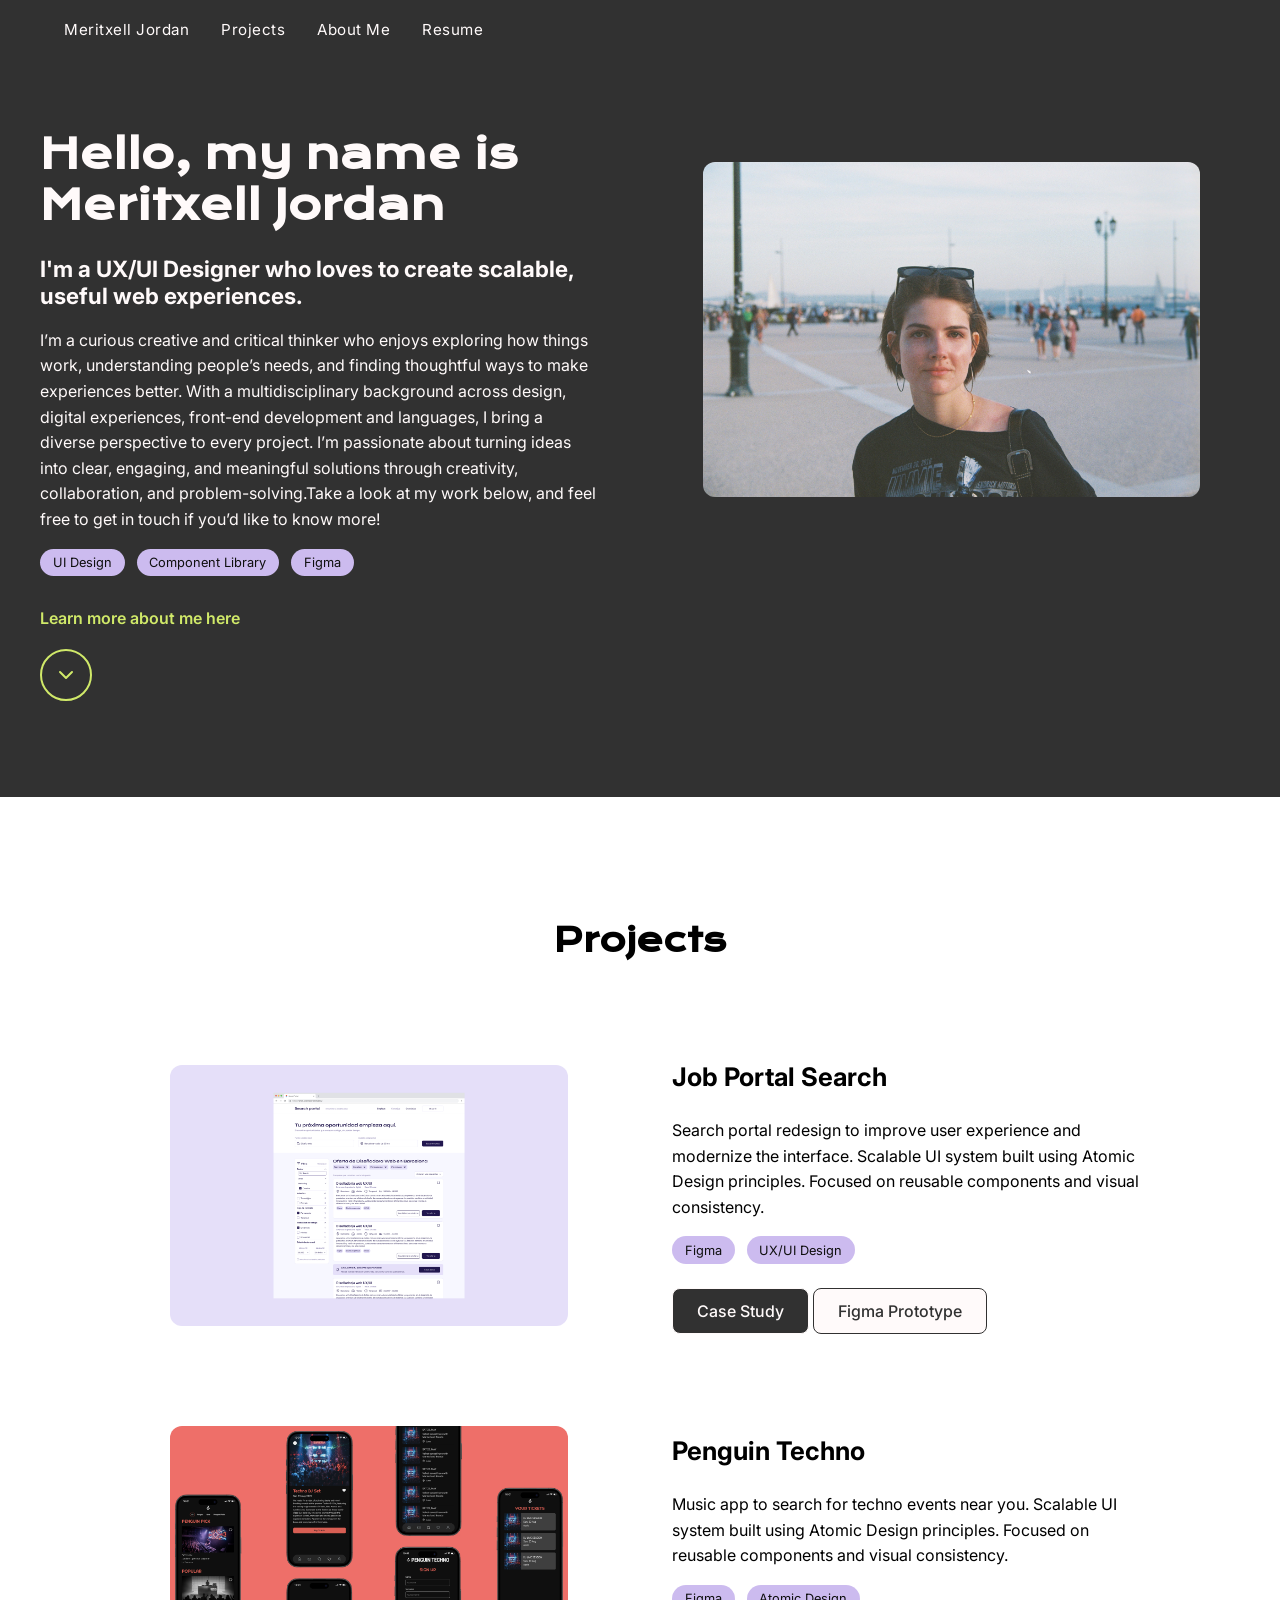
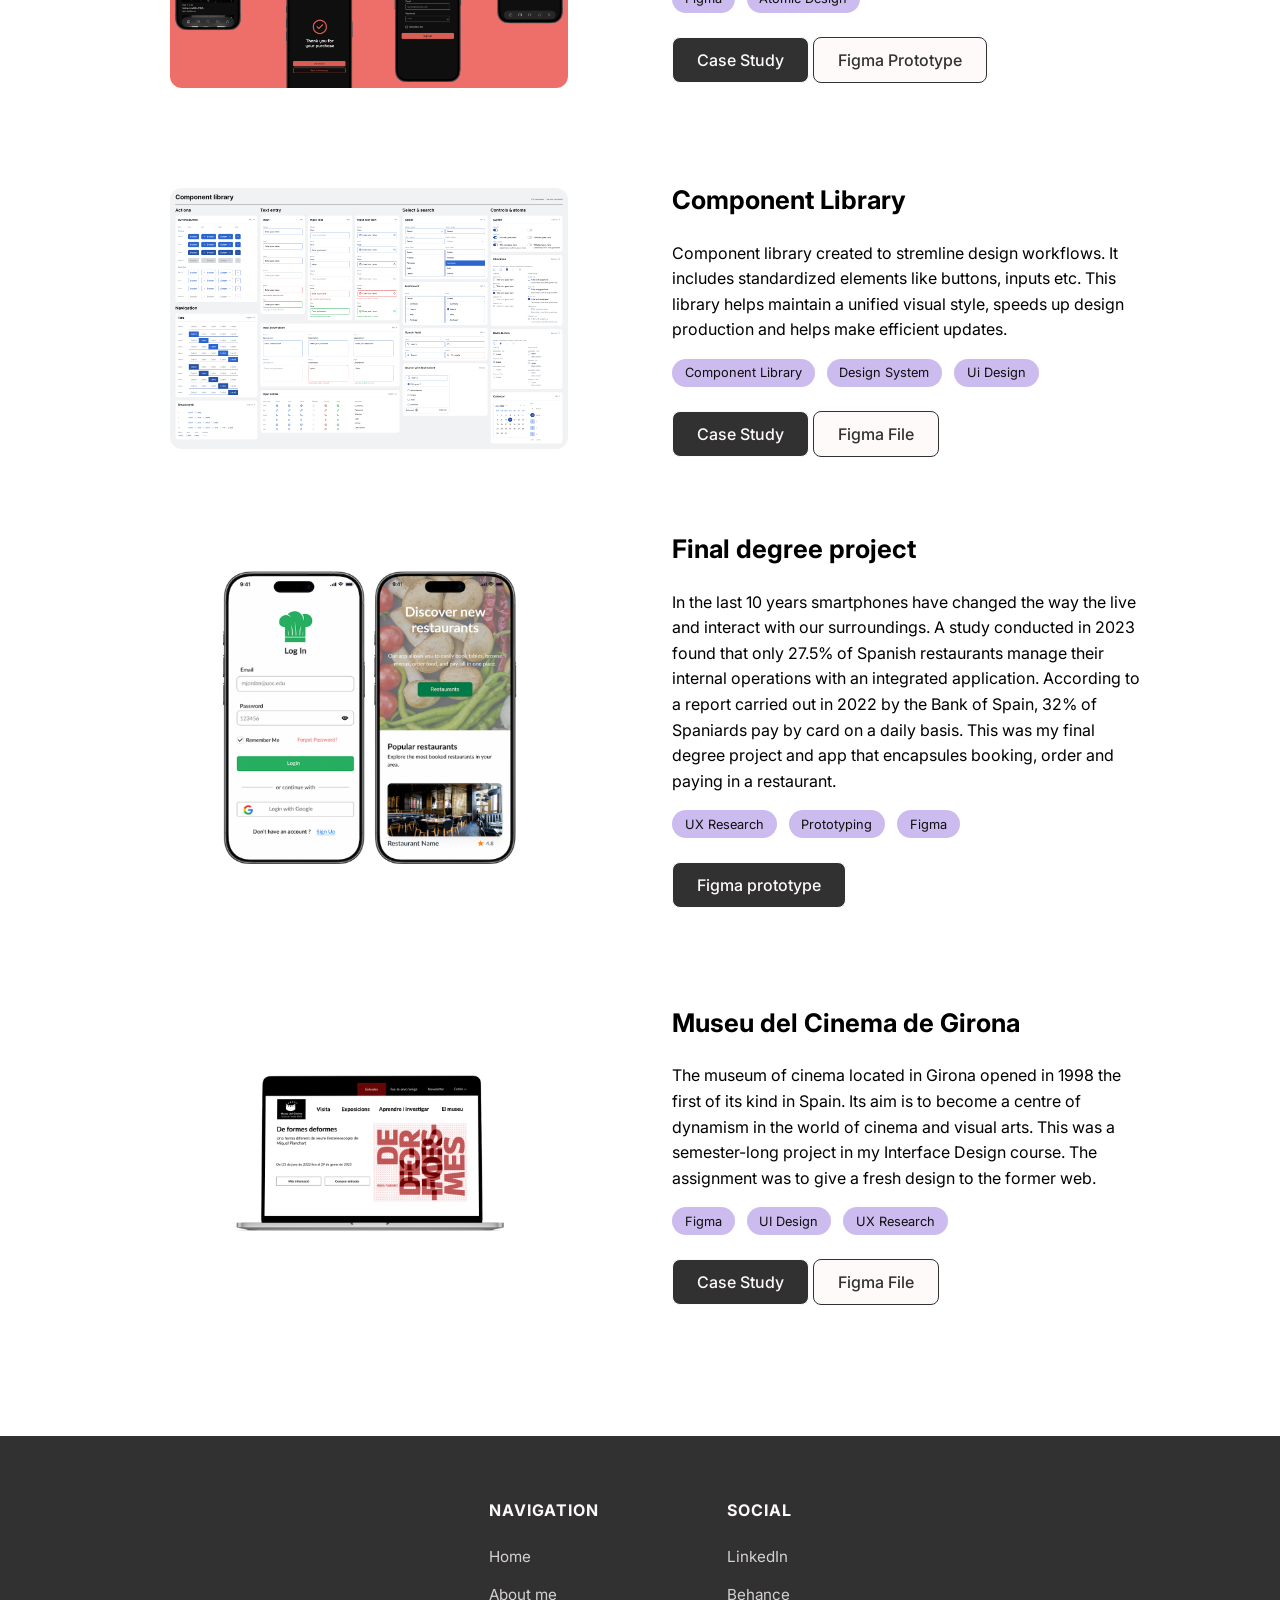
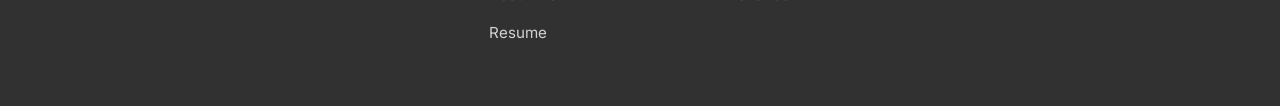
<file: index.html>
<!DOCTYPE html>
<html lang="en">
<head>
    <meta charset="UTF-8">
    <meta name="viewport" content="width=device-width, initial-scale=1.0">
    <meta name="author" content="Meritxell Jordan">
    <meta name="description" content="Meritxell Jordan is a UX/UI Designer based in Barcelona specialized in design systems, Atomic Design, and front-end collaboration. View portfolio and case studies.">
    <title>Portfolio</title>
    <link rel="stylesheet" href="styles/style.css">
    <link rel="preconnect" href="https://fonts.googleapis.com">
    <link rel="preconnect" href="https://fonts.gstatic.com" crossorigin>
    <link href="https://fonts.googleapis.com/css2?family=Inter:ital,opsz,wght@0,14..32,100..900;1,14..32,100..900&family=Krona+One&display=swap" rel="stylesheet">
    <link rel="icon" type="image/svg+xml" href="./media/favicon.svg">
</head>

<body>

<header>
    <nav class="navbar" aria-label="Main navigation">
        <button class="nav-toggle" type="button" aria-label="Open menu" aria-expanded="false" aria-controls="nav-list">
            <span class="nav-toggle__bar"></span>
            <span class="nav-toggle__bar"></span>
            <span class="nav-toggle__bar"></span>
        </button>
        <ul class="nav-list" id="nav-list">
            <li><a href="#presentation">Meritxell Jordan</a></li>
            <li><a href="#projects">Projects</a></li>
            <li><a href="./pages/aboutme.html">About Me</a></li>
            <li><a href="media/Jordan_Meritxell_CV_2026.pdf" target="_blank">Resume</a></li>
        </ul>
    </nav>
</header>

<main>
    <!-- PRESENTATION -->
    <section id="presentation" class="section section__dark">
        <div class="section__inner section__content">
            <div class="section__text">
                <h1>Hello, my name is Meritxell Jordan</h1>
                <h2>I'm a UX/UI Designer who loves to create scalable, useful web experiences.</h2>
                <p> I’m a curious creative and critical thinker who enjoys exploring how things work, understanding people’s needs, and finding thoughtful ways to make experiences better. With a multidisciplinary background across design, digital experiences, front-end development and languages, I bring a diverse perspective to every project. I’m passionate about turning ideas into clear, engaging, and meaningful solutions through creativity, collaboration, and problem-solving.Take a look at my work below, and feel free to get in touch if you’d like to know more!</p>
                
                    <div class="project__tags">
                        <span>UI Design</span>
                        <span>Component Library</span>
                        <span>Figma</span>
                    </div>

                <a href="./pages/aboutme.html" class="hero__link">Learn more about me here</a>
                   
                </div>
                <figure class="section__image">
                    <img src="media/picture.jpg" alt="Profile picture">
                </figure>
        </div>

        <!-- SCROLL DOWN ARROW -->
        <div class="section__inner">
            <a href="#projects" class="scroll-down" aria-label="Scroll to projects">
                <svg viewBox="0 0 24 24" width="24" height="24" fill="none" stroke="currentColor" stroke-width="2" stroke-linecap="round" stroke-linejoin="round" aria-hidden="true">
                    <path d="M6 9l6 6 6-6"/>
                </svg>
            </a>
        </div>
    </section>

   <!-- PROJECTS LIST -->
   <section id="projects" class="section">
    <div class="section__inner">
        <div class="projects">
            <h2 class="h2_project">Projects</h2>
            <article id="job-portal-search" class="project">
                <figure class="project__image">
                    <img src="media/PortalSearch_Landscape.jpg" alt="Job Portal Search project preview">
                </figure>

                <div class="project__content">
                    <h3>Job Portal Search</h3>
                    <p>
                        Search portal redesign to improve user experience and modernize the interface.
                        Scalable UI system built using Atomic Design principles.
                        Focused on reusable components and visual consistency. 
                    </p>

                    <div class="project__tags">
                        <span>Figma</span>
                        <span>UX/UI Design</span>
                    </div>

                    <a href="pages/job-portal-redesign.html" class="btn" target="_self" rel="noopener noreferrer">Case Study</a>

                    <a href="https://www.figma.com/design/Mwo0yGI1qbPFkqEJ4KYvhF/Michael-Page?node-id=43-1411&t=1l3YXhyDxeGINy9U-1" class="btn2" target="_blank" rel="noopener noreferrer">Figma Prototype</a>
                    
                </div>
            </article>
            <article id="penguin-techno" class="project">
                <figure class="project__image">
                    <img src="media/PenguinTechno_Landscape.jpg" alt="Penguin Techno project preview">
                </figure>

                <div class="project__content">
                    <h3>Penguin Techno</h3>
                    <p>
                        Music app to search for techno events near you.
                        Scalable UI system built using Atomic Design principles.
                        Focused on reusable components and visual consistency. 
                    </p>

                    <div class="project__tags">
                        <span>Figma</span>
                        <span>Atomic Design</span>
                    </div>

                    <a href="pages/penguin-techno.html" class="btn" target="_self" rel="noopener noreferrer">Case Study</a>

                    <a href="https://www.figma.com/proto/hIFFKUo53IVWc2BKNrfW49/Figma-Advanced-Course?node-id=160-714&viewport=2091%2C-30%2C0.21&t=CEQsMIcfd7z8urSr-1&scaling=scale-down&content-scaling=fixed&starting-point-node-id=160%3A714&show-proto-sidebar=1&page-id=7%3A5464" class="btn2" target="_blank" rel="noopener noreferrer">Figma Prototype</a>
                    
                </div>
            </article>
            <article id="component-library" class="project">
                <figure class="project__image">
                    <img src="media/Component_Library_Landscape.jpg" alt="Component Library project preview">
                </figure>


                <div class="project__content">
                    <h3>Component Library</h3>
                    <p>
                        Component library created to stremline design workflows. It includes standardized elements like buttons, inputs etc.
                        This library helps maintain a unified visual style, speeds up design production and helps make efficient updates. 
                    </p>

                    <div class="project__tags">
                        <span>Component Library</span>
                        <span>Design System</span>
                        <span>Ui Design</span>
                    </div>

                    <a href="pages/component-library.html" class="btn" target="_self" rel="noopener noreferrer">Case Study</a>

                    <a href="https://www.figma.com/design/Ze29lpHQs6yT8kkVDbqyju/mock-ups?node-id=50-17834&t=wIX45DW4mn8MMgzZ-1" class="btn2" target="_blank" rel="noopener noreferrer">Figma File</a>

                    
                </div>
            </article>
            <article class="project">
                <figure class="project__image">
                    <img src="media/Frame 2.png" alt="TFG project preview">
                </figure>

                <div class="project__content">
                    <h3>Final degree project</h3>
                    <p>
                        In the last 10 years smartphones have changed the way the live and interact with our surroundings. 
                        A study conducted in 2023 found that only 27.5% of Spanish restaurants manage their internal operations with an integrated application. 
                        According to a report carried out in 2022 by the Bank of Spain, 32% of Spaniards pay by card on a daily basis.
                        This was my final degree project and app that encapsules booking, order and paying in a restaurant. 
                    </p>

                    <div class="project__tags">
                        <span>UX Research</span>
                        <span>Prototyping</span>
                        <span>Figma</span>
                    </div>

                    <a href="https://www.figma.com/proto/LqDrWW3mYoQ2UI5skDOdV4/app-tfg?node-id=28-5410&p=f&viewport=743%2C559%2C0.13&t=9q5Ux3rA0VQkjEn0-1&scaling=min-zoom&content-scaling=fixed&starting-point-node-id=28%3A5410&page-id=0%3A1" class="btn" target="_blank" rel="noopener noreferrer">Figma prototype</a>
                </div>
            </article>

            <article class="project">
                <figure class="project__image">
                    <img src="media/Frame 3.png" alt="Desktop mockup preview">
                </figure>

                <div class="project__content">
                    <h3>Museu del Cinema de Girona</h3>
                    <p>
                        The museum of cinema located in Girona opened in 1998 the first of its kind in Spain. 
                        Its aim is to become a centre of dynamism in the world of cinema and visual arts. 
                        This was a semester-long project in my Interface Design course. 
                        The assignment was to give a fresh design to the former web.
                    </p>

                    <div class="project__tags">
                        <span>Figma</span>
                        <span>UI Design</span>
                        <span>UX Research</span>
                    </div>

                    <a href="https://www.behance.net/gallery/245545283/Museu-dle-Cinema" class="btn" target="_blank" rel="noopener noreferrer">Case Study</a>
                    <a href="https://www.figma.com/design/mdwc7UTF1mRiBytcBI786I/Pra%CC%80ctica-1?node-id=0-1&t=FUM3F9CxKloh07je-1" class="btn2" target="_blank" rel="noopener noreferrer">Figma File</a>
                </div>
            </article>

        </div>
    </div>
</section>

</main>

<footer id="footer">
    <div class="footer__inner">
        <div class="footer__col">
            <h6>Navigation</h6>
            <a href="#presentation">Home</a>
            <a href="pages/aboutme.html">About me</a>
            <a href="media/Jordan_Meritxell_CV_2026.pdf" target="_blank" rel="noopener noreferrer">Resume</a>
        </div>
        <div class="footer__col">
            <h6>Social</h6>
            <a href="https://www.linkedin.com/in/meritxelljordan/" target="_blank" rel="noopener noreferrer">LinkedIn</a>
            <a href="https://www.behance.net/meritxejordan1" target="_blank" rel="noopener noreferrer">Behance</a>
        </div>
    </div>
</footer>

<script src="script.js"></script>

</body>
</html>
</file>
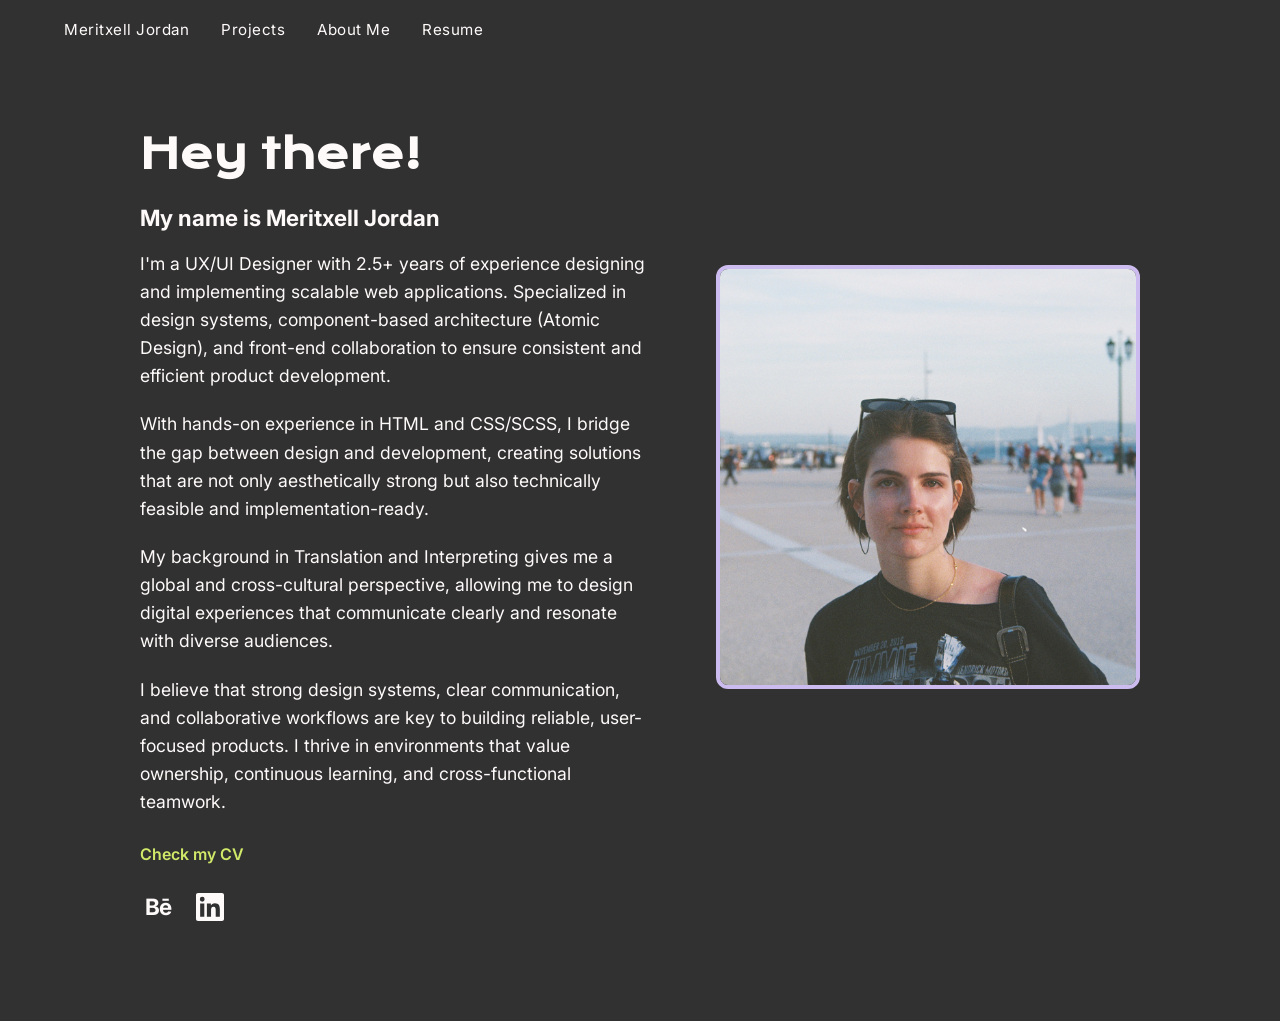
<file: pages/aboutme.html>
<!DOCTYPE html>
<html lang="en">
<head>
    <meta charset="UTF-8">
    <meta name="viewport" content="width=device-width, initial-scale=1.0">
    <title>About Me</title>

    <link rel="preconnect" href="https://fonts.googleapis.com">
    <link rel="preconnect" href="https://fonts.gstatic.com" crossorigin>
    <link href="https://fonts.googleapis.com/css2?family=Inter:wght@400;500;700&family=Krona+One&display=swap" rel="stylesheet">

    <link rel="stylesheet" href="../styles/aboutme.css">
    <link rel="stylesheet" href="../styles/style.css">
    <link rel="icon" type="image/svg+xml" href="../media/favicon.svg">
</head>
<body>
    <header>
        <nav class="navbar" aria-label="Main navigation">
            <button class="nav-toggle" type="button" aria-label="Open menu" aria-expanded="false" aria-controls="nav-list">
                <span class="nav-toggle__bar"></span>
                <span class="nav-toggle__bar"></span>
                <span class="nav-toggle__bar"></span>
            </button>
            <ul class="nav-list" id="nav-list">
                <li><a href="../index.html">Meritxell Jordan</a></li>
                <li><a href="../index.html#projects">Projects</a></li>
                <li><a href="aboutme.html">About Me</a></li>
                <li><a href="../media/Jordan_Meritxell_CV_2026.pdf" target="_blank" rel="noopener noreferrer">Resume</a></li>
            </ul>
        </nav>
    </header>
    <main>
        <section class="section section__dark about">
            <div class="section__inner">
                <div class="section__content">
                    <div class="section__text about__text">
                        <h1>Hey there!</h1>
                        <h2>My name is Meritxell Jordan</h2>
                        <p>I'm a UX/UI Designer with 2.5+ years of experience designing and implementing scalable web applications.
                        Specialized in design systems, component-based architecture (Atomic Design), and front-end collaboration
                        to ensure consistent and efficient product development.</p><br>
                        
                        <p> With hands-on experience in HTML and CSS/SCSS, I bridge the gap between design and development, creating solutions that are not only aesthetically strong but also technically feasible and implementation-ready.</p><br>
                    
                        <p>My background in Translation and Interpreting gives me a global and cross-cultural perspective, allowing me to design digital experiences that communicate clearly and resonate with diverse audiences.</p> <br>
                    
                        <p>I believe that strong design systems, clear communication, and collaborative workflows are key to building reliable, user-focused products. I thrive in environments that value ownership, continuous learning, and cross-functional teamwork.</p> <br>

                        <a href="../media/Jordan_Meritxell_CV_2026.pdf" target="_blank" class="hero__link">Check my CV</a>

                        <ul class="about__socials">
                            <li>
                                <a href="https://www.behance.net/meritxejordan1" target="_blank" rel="noopener noreferrer" aria-label="Behance">
                                    <svg viewBox="0 0 32 24" width="36" height="28" fill="currentColor" aria-hidden="true"><text x="16" y="19" text-anchor="middle" font-family="Inter, Arial, sans-serif" font-size="20" font-weight="700" letter-spacing="-1">B&#275;</text></svg>
                                </a>
                            </li>
                            <li>
                                <a href="https://www.linkedin.com/in/meritxelljordan/"  target="_blank" rel="noopener" aria-label="LinkedIn">
                                    <svg viewBox="0 0 24 24" width="28" height="28" fill="currentColor" aria-hidden="true"><path d="M20.45 20.45h-3.56v-5.57c0-1.33-.03-3.04-1.85-3.04-1.86 0-2.14 1.45-2.14 2.94v5.67H9.34V9h3.41v1.56h.05c.48-.9 1.64-1.85 3.37-1.85 3.6 0 4.27 2.37 4.27 5.46v6.28zM5.34 7.43a2.06 2.06 0 1 1 0-4.12 2.06 2.06 0 0 1 0 4.12zM7.12 20.45H3.56V9h3.56v11.45zM22.22 0H1.77C.79 0 0 .77 0 1.73v20.54C0 23.23.79 24 1.77 24h20.45c.98 0 1.78-.77 1.78-1.73V1.73C24 .77 23.2 0 22.22 0z"/></svg>
                                </a>
                            </li>
                        </ul>
                    </div>
                    <div>
                        <figure class="section__image about__image">
                            <img src="../media/picture.jpg" alt="Profile picture">
                        </figure>
                    </div>
                </div>
            </div>
        </section>
    </main>
    <script src="../script.js"></script>
</body>

</html>
</file>
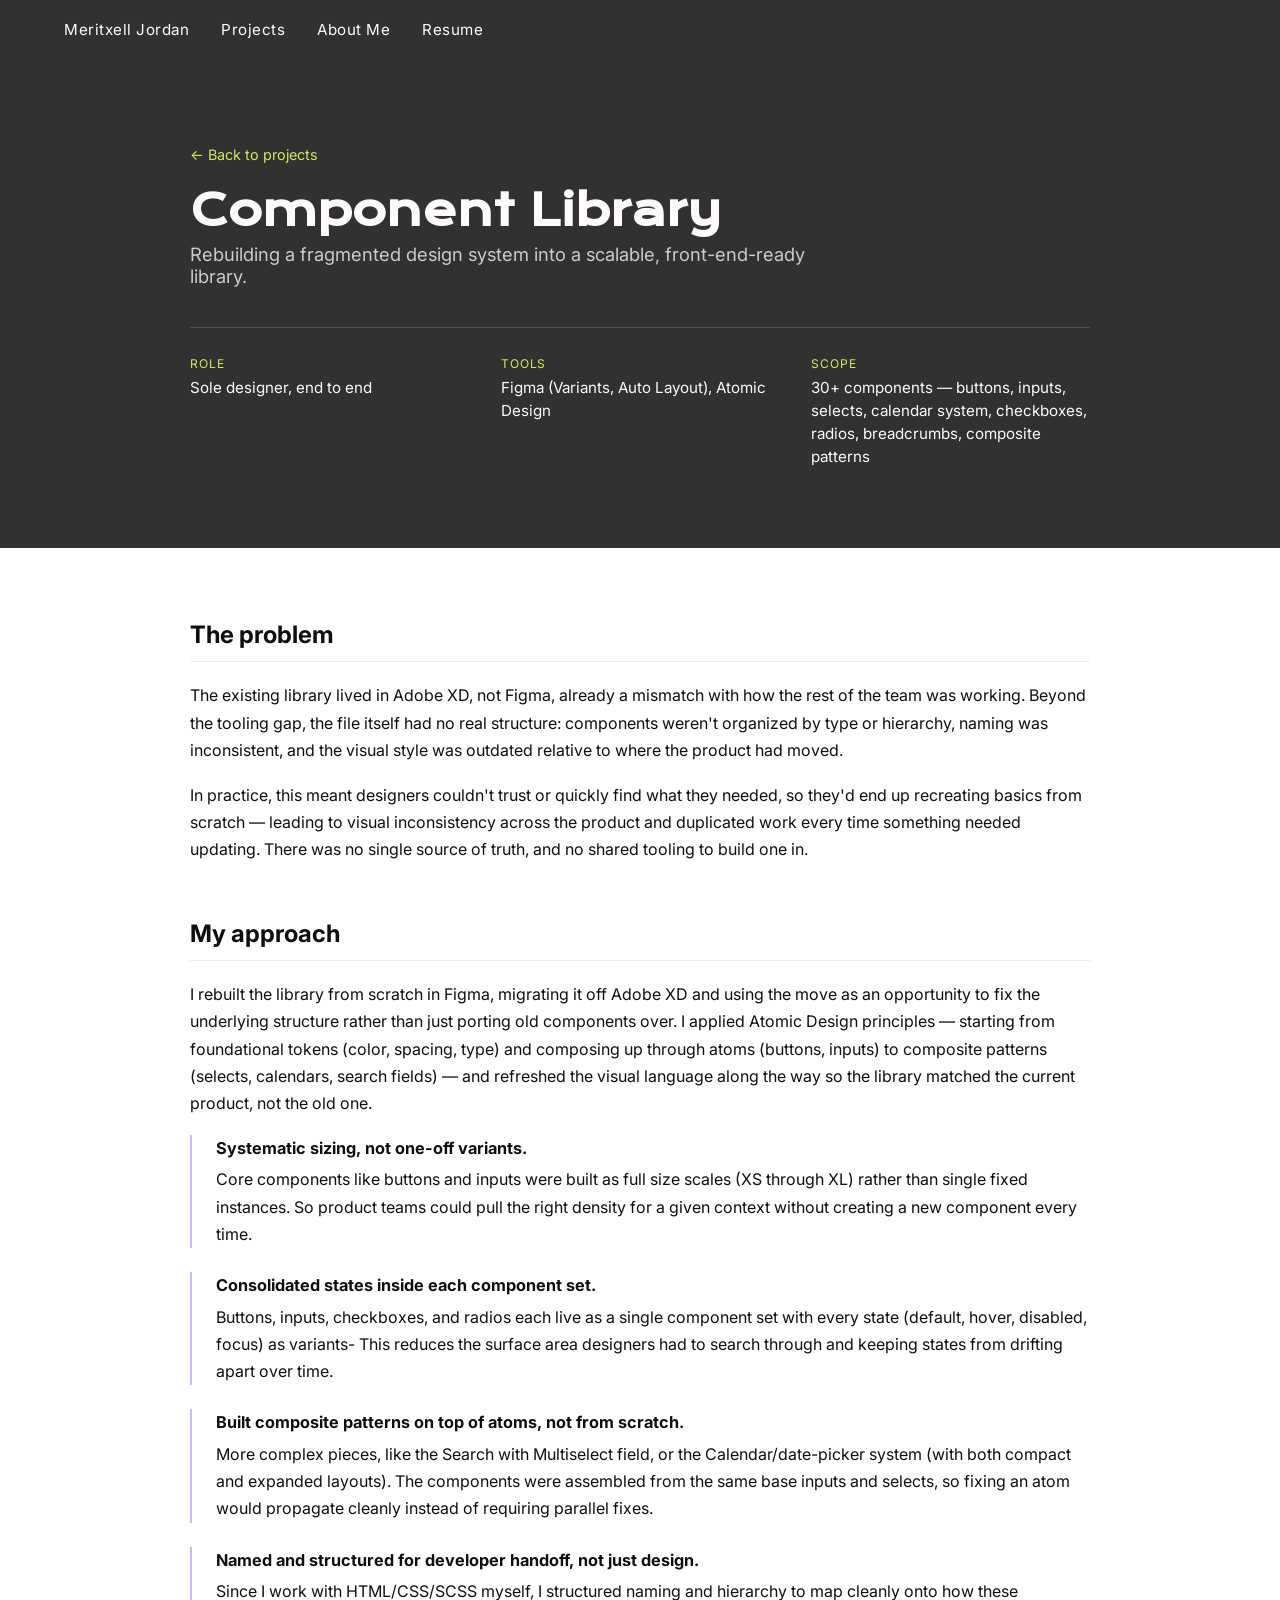
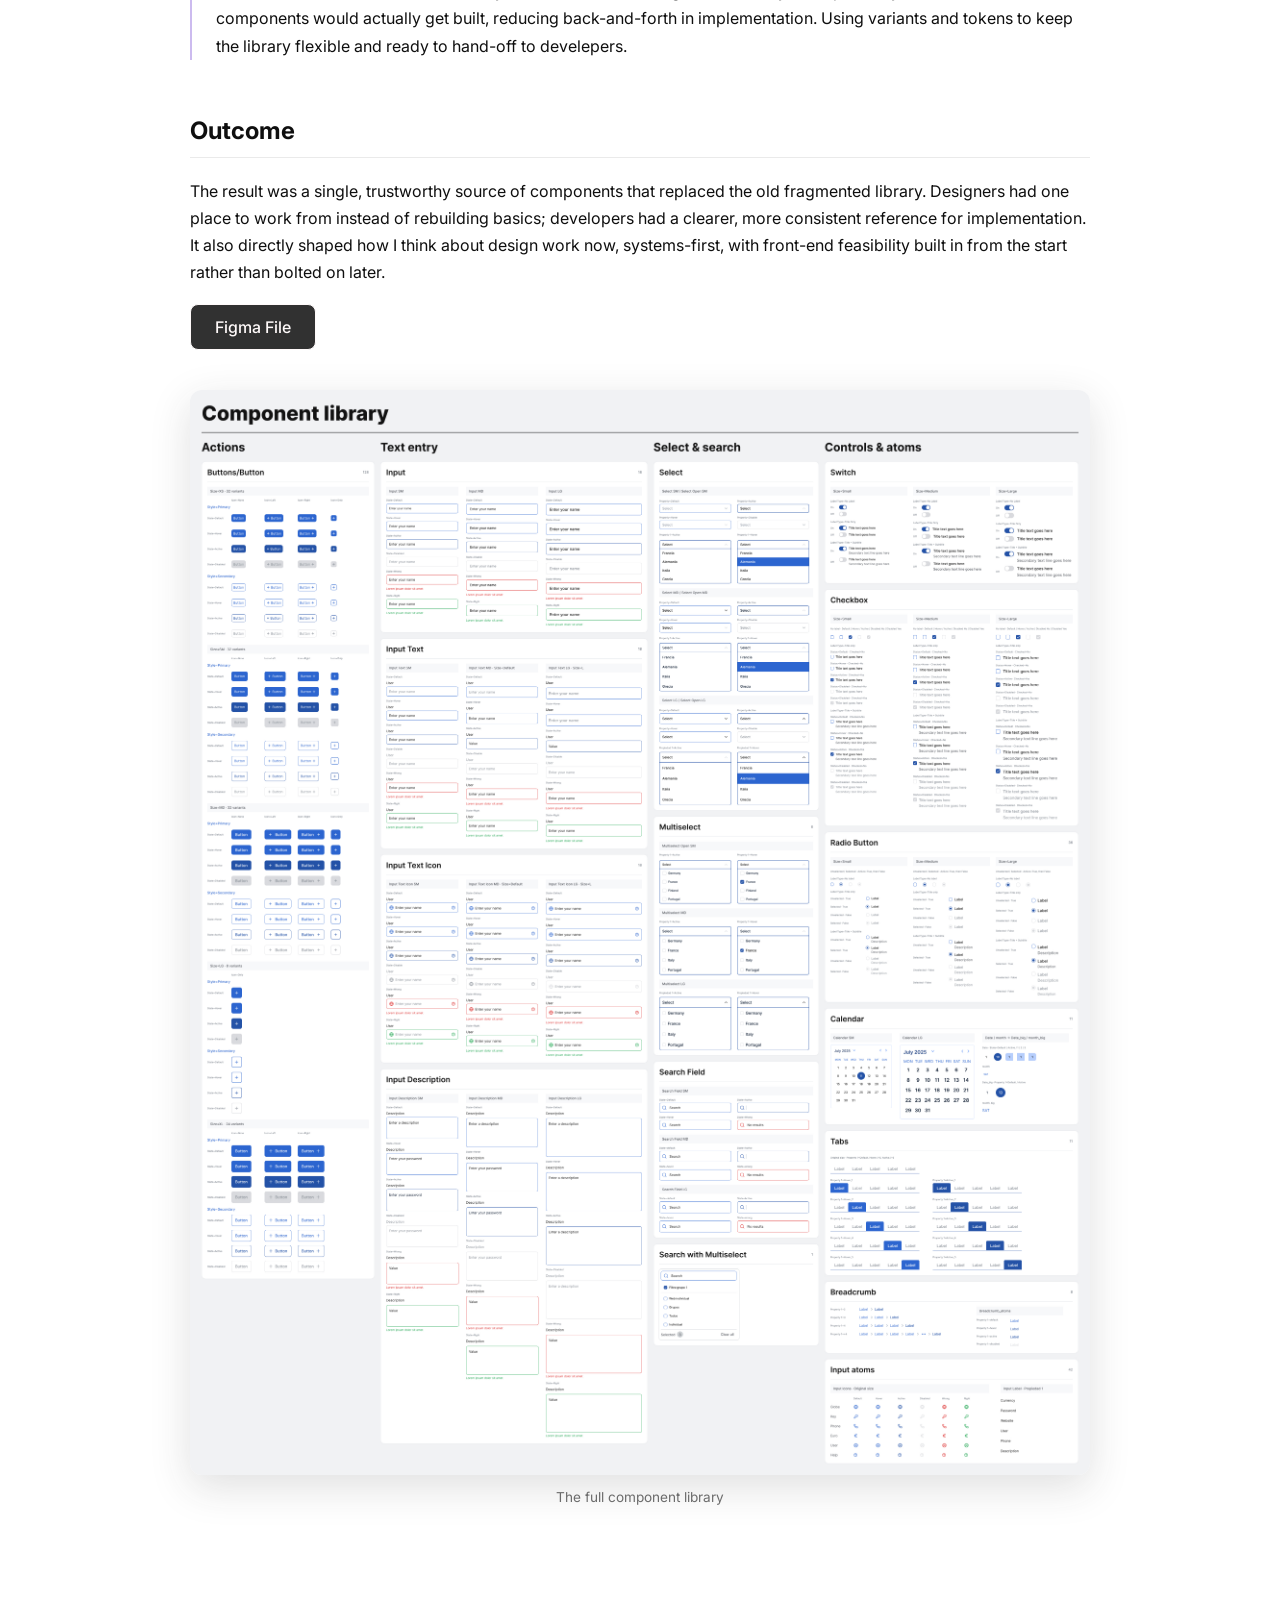
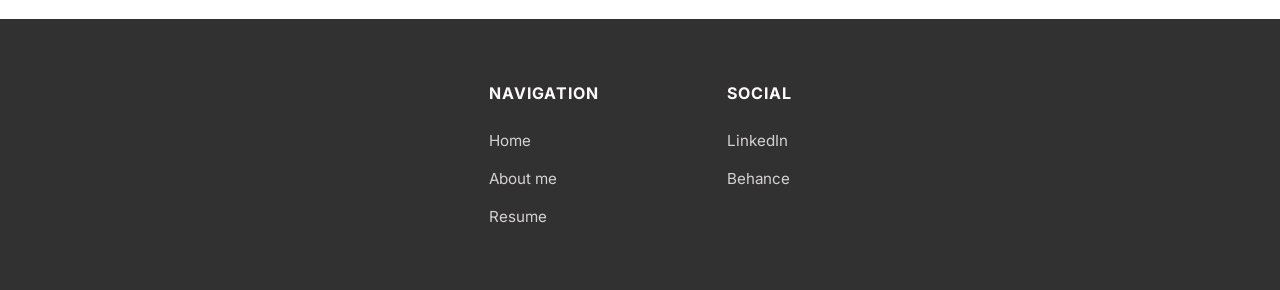
<file: pages/component-library.html>
<!DOCTYPE html>
<html lang="en">
<head>
  <meta charset="UTF-8">
  <meta name="viewport" content="width=device-width, initial-scale=1.0">
  <title>Component Library — Meritxell Jordan</title>
  <meta name="description" content="Case study: rebuilding a fragmented Adobe XD component library into a scalable, front-end-ready Figma design system.">
  <link rel="stylesheet" href="../styles/case-study.css">
  <link rel="stylesheet" href="../styles/style.css">
  <link rel="preconnect" href="https://fonts.googleapis.com">
  <link rel="preconnect" href="https://fonts.gstatic.com" crossorigin>
  <link href="https://fonts.googleapis.com/css2?family=Inter:ital,opsz,wght@0,14..32,100..900;1,14..32,100..900&family=Krona+One&display=swap" rel="stylesheet">
  <link rel="icon" type="image/svg+xml" href="../media/favicon.svg">
</head>
<body>
  <header>
      <nav class="navbar" aria-label="Main navigation">
          <button class="nav-toggle" type="button" aria-label="Open menu" aria-expanded="false" aria-controls="nav-list">
              <span class="nav-toggle__bar"></span>
              <span class="nav-toggle__bar"></span>
              <span class="nav-toggle__bar"></span>
          </button>
          <ul class="nav-list" id="nav-list">
              <li><a href="../index.html">Meritxell Jordan</a></li>
              <li><a href="../index.html#projects">Projects</a></li>
              <li><a href="aboutme.html">About Me</a></li>
              <li><a href="../media/Jordan_Meritxell_CV_2026.pdf" target="_blank" rel="noopener noreferrer">Resume</a></li>
          </ul>
      </nav>
  </header>

  <section class="case-hero">
    <div class="case-hero__inner">
      <a class="case-hero__back" href="../index.html#projects">← Back to projects</a>
      <h1>Component Library</h1>
      <p class="case-hero__subtitle">Rebuilding a fragmented design system into a scalable, front-end-ready library.</p>

      <dl class="case-meta">
        <div class="case-meta__item">
          <dt>Role</dt>
          <dd>Sole designer, end to end</dd>
        </div>
        <div class="case-meta__item">
          <dt>Tools</dt>
          <dd>Figma (Variants, Auto Layout), Atomic Design</dd>
        </div>
        <div class="case-meta__item">
          <dt>Scope</dt>
          <dd>30+ components — buttons, inputs, selects, calendar system, checkboxes, radios, breadcrumbs, composite patterns</dd>
        </div>
      </dl>
    </div>
  </section>

  <main class="case-body">

    <section>
      <h2>The problem</h2>
      <p>The existing library lived in Adobe XD, not Figma, already a mismatch with how the rest of the team was working. Beyond the tooling gap, the file itself had no real structure: components weren't organized by type or hierarchy, naming was inconsistent, and the visual style was outdated relative to where the product had moved.</p>
      <p>In practice, this meant designers couldn't trust or quickly find what they needed, so they'd end up recreating basics from scratch — leading to visual inconsistency across the product and duplicated work every time something needed updating. There was no single source of truth, and no shared tooling to build one in.</p>
    </section>

    <section>
      <h2>My approach</h2>
      <p>I rebuilt the library from scratch in Figma, migrating it off Adobe XD and using the move as an opportunity to fix the underlying structure rather than just porting old components over. I applied Atomic Design principles — starting from foundational tokens (color, spacing, type) and composing up through atoms (buttons, inputs) to composite patterns (selects, calendars, search fields) — and refreshed the visual language along the way so the library matched the current product, not the old one.</p>

      <ul class="case-decisions">
        <li>
          <strong>Systematic sizing, not one-off variants.</strong>
          Core components like buttons and inputs were built as full size scales (XS through XL) rather than single fixed instances. So product teams could pull the right density for a given context without creating a new component every time.
        </li>
        <li>
          <strong>Consolidated states inside each component set.</strong>
          Buttons, inputs, checkboxes, and radios each live as a single component set with every state (default, hover, disabled, focus) as variants- This reduces the surface area designers had to search through and keeping states from drifting apart over time.
        </li>
        <li>
          <strong>Built composite patterns on top of atoms, not from scratch.</strong>
          More complex pieces, like the Search with Multiselect field, or the Calendar/date-picker system (with both compact and expanded layouts). The components were assembled from the same base inputs and selects, so fixing an atom would propagate cleanly instead of requiring parallel fixes.
        </li>
        <li>
          <strong>Named and structured for developer handoff, not just design.</strong>
          Since I work with HTML/CSS/SCSS myself, I structured naming and hierarchy to map cleanly onto how these components would actually get built,  reducing back-and-forth in implementation. Using variants and tokens to keep the library flexible and ready to hand-off to develepers. 
        </li>
      </ul>
    </section>

    <section>
      <h2>Outcome</h2>
      <p>The result was a single, trustworthy source of components that replaced the old fragmented library. Designers had one place to work from instead of rebuilding basics; developers had a clearer, more consistent reference for implementation. It also directly shaped how I think about design work now, systems-first, with front-end feasibility built in from the start rather than bolted on later.</p>
      <a href="https://www.figma.com/design/Ze29lpHQs6yT8kkVDbqyju/mock-ups?node-id=50-17834&t=wIX45DW4mn8MMgzZ-1" class="btn" target="_blank" rel="noopener noreferrer">Figma File</a>

      <figure class="case-image case-image--wide case-image--shadow">
         <img src="../media/Component_library_overview.jpg" alt="Component library overview in Figma">
        <figcaption class="case-image__caption">The full component library</figcaption>
      </figure>

    </section>

  </main>

  <footer id="footer">
    <div class="footer__inner">
        <div class="footer__col">
            <h6>Navigation</h6>
            <a href="../index.html#presentation">Home</a>
            <a href="../pages/aboutme.html">About me</a>
            <a href="../media/Jordan_Meritxell_CV_2026.pdf" target="_blank" rel="noopener noreferrer">Resume</a>
        </div>
        <div class="footer__col">
            <h6>Social</h6>
            <a href="https://www.linkedin.com/in/meritxelljordan/" target="_blank" rel="noopener noreferrer">LinkedIn</a>
            <a href="https://www.behance.net/meritxejordan1" target="_blank" rel="noopener noreferrer">Behance</a>
        </div>
    </div>
</footer>
  <script src="../script.js"></script>

</body>
</html>
</file>
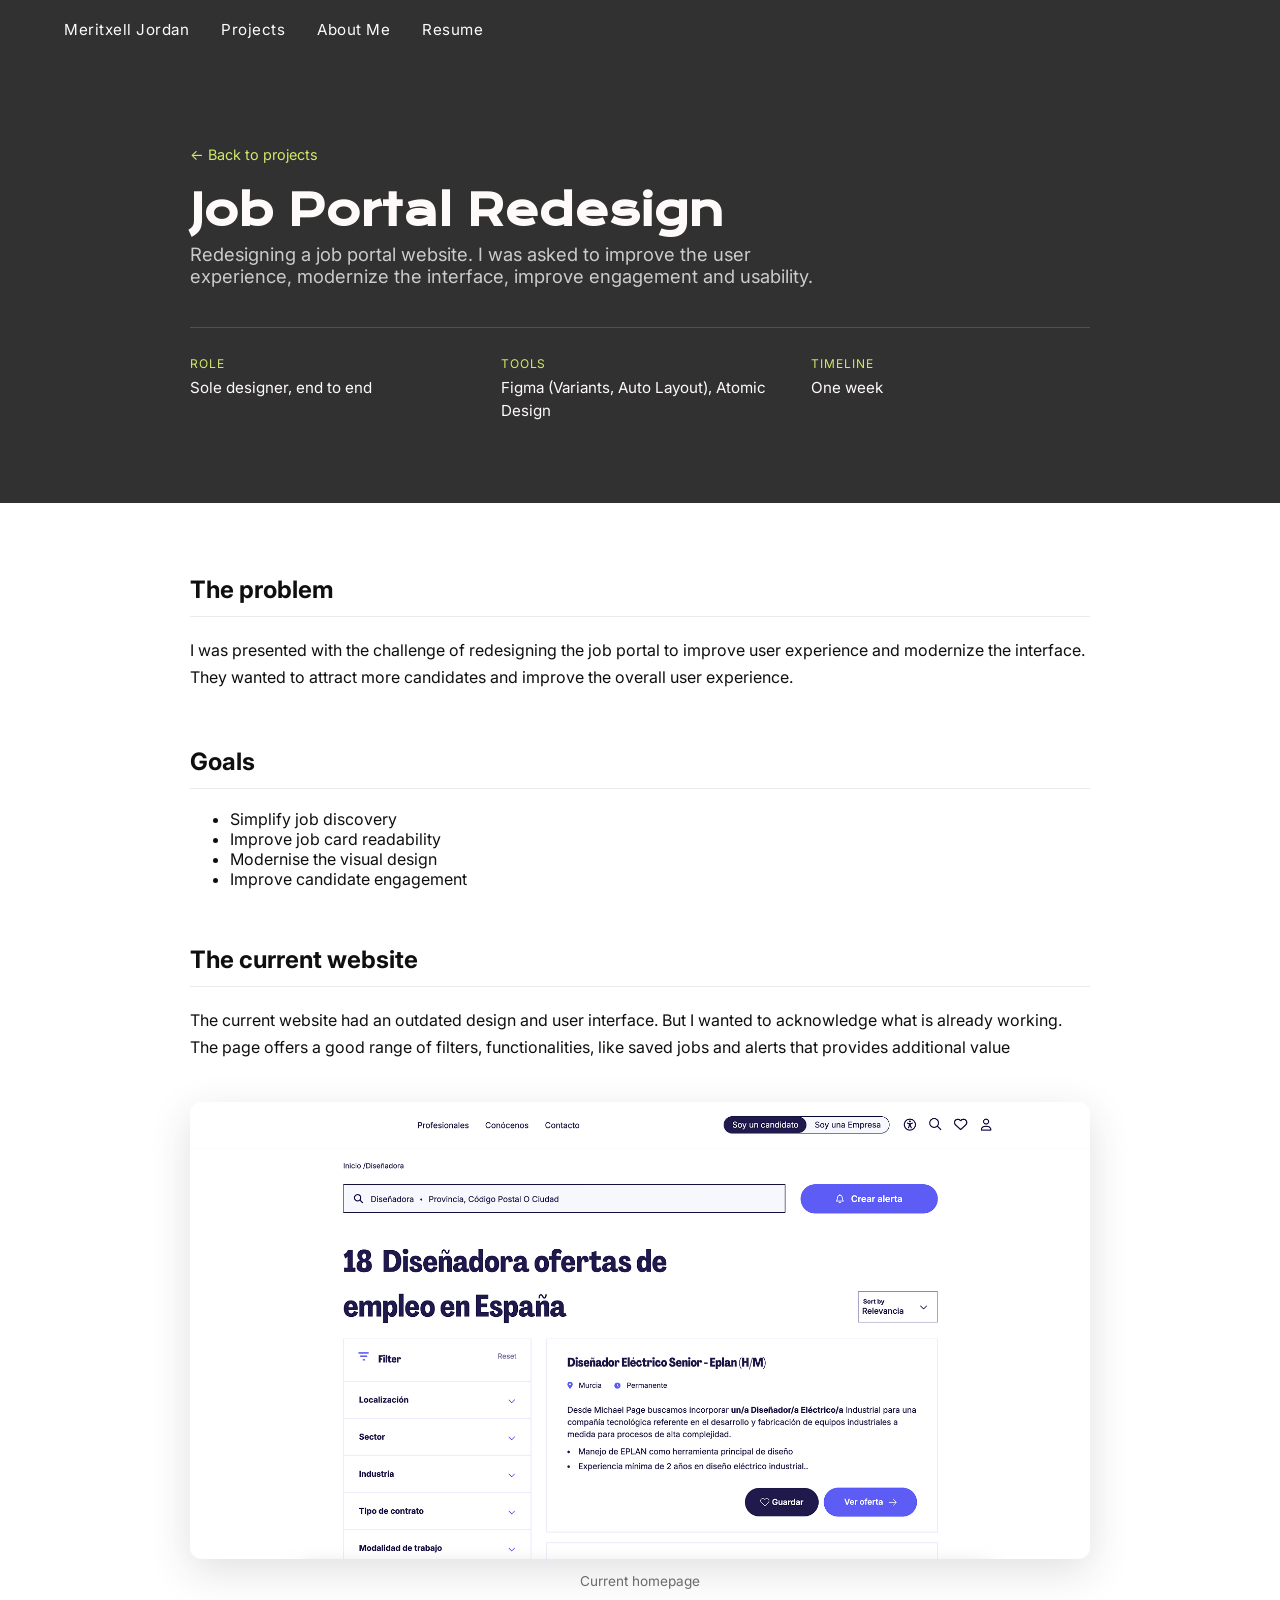
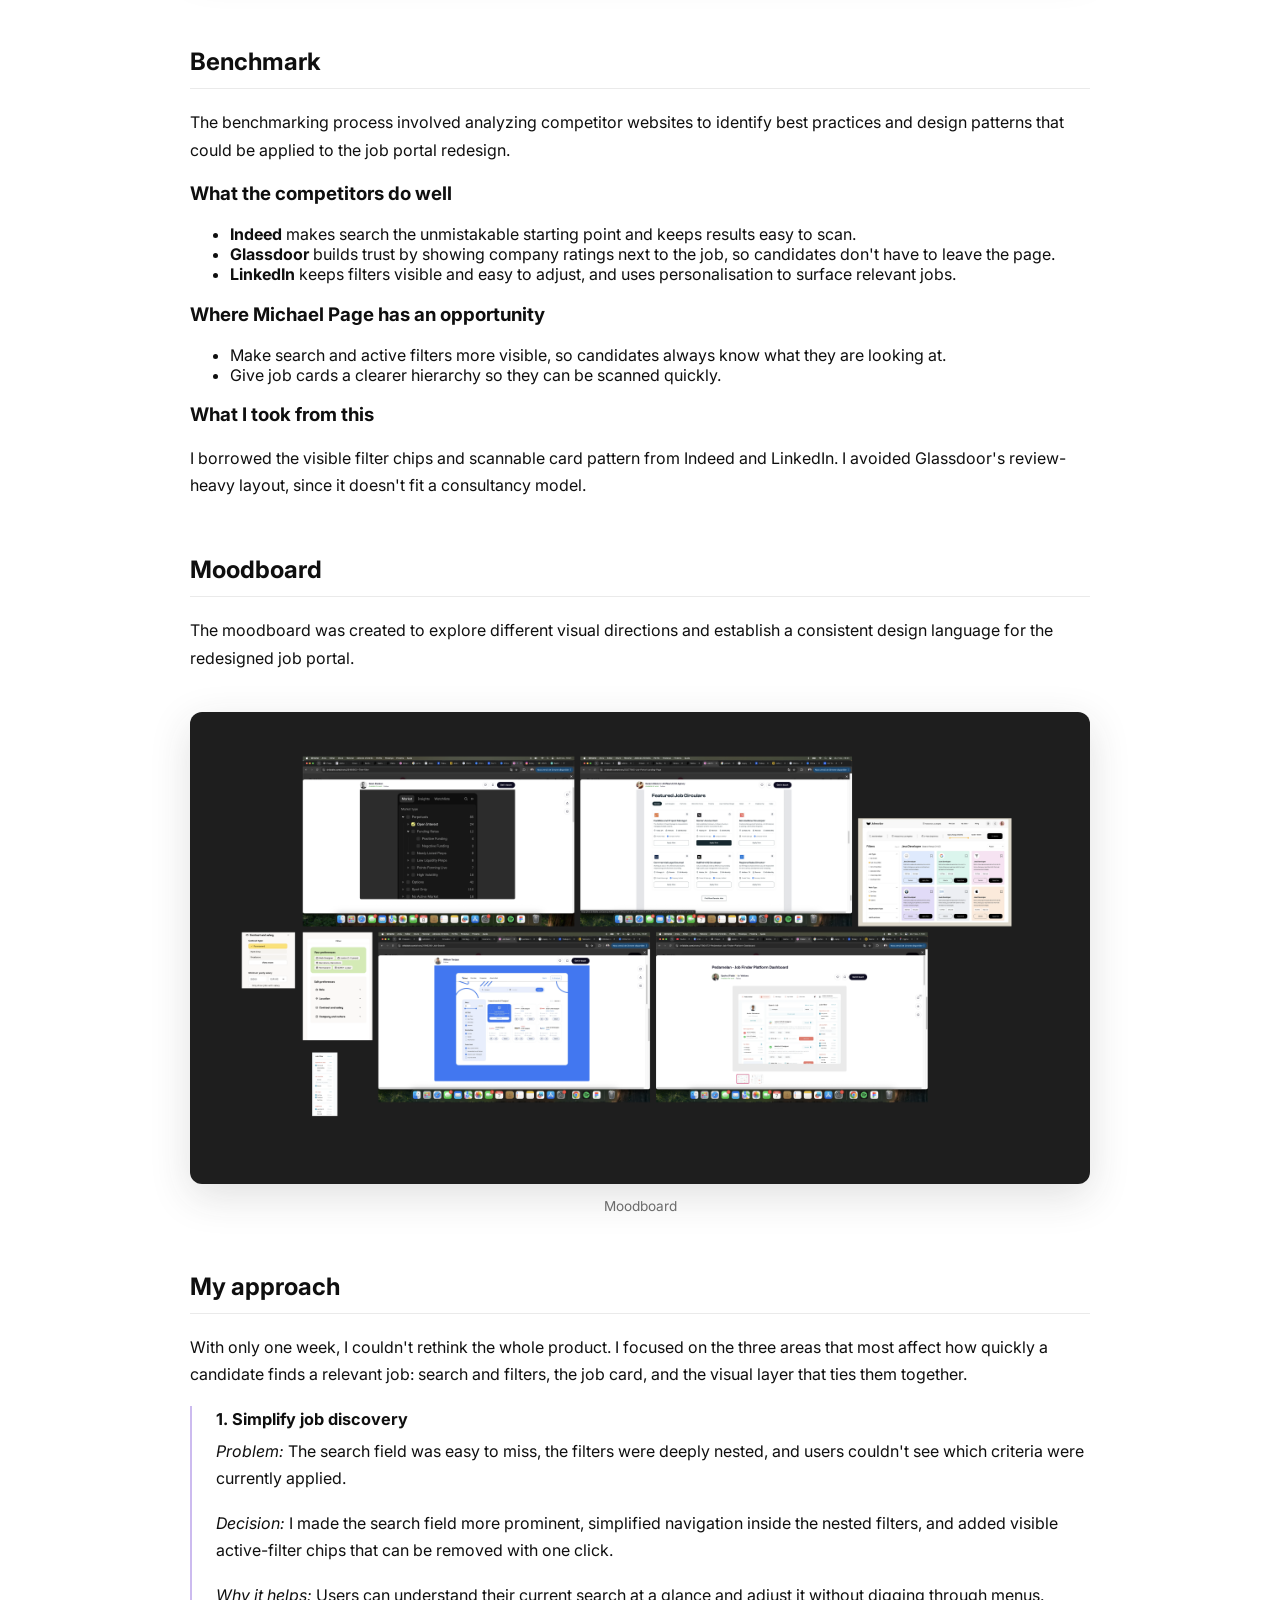
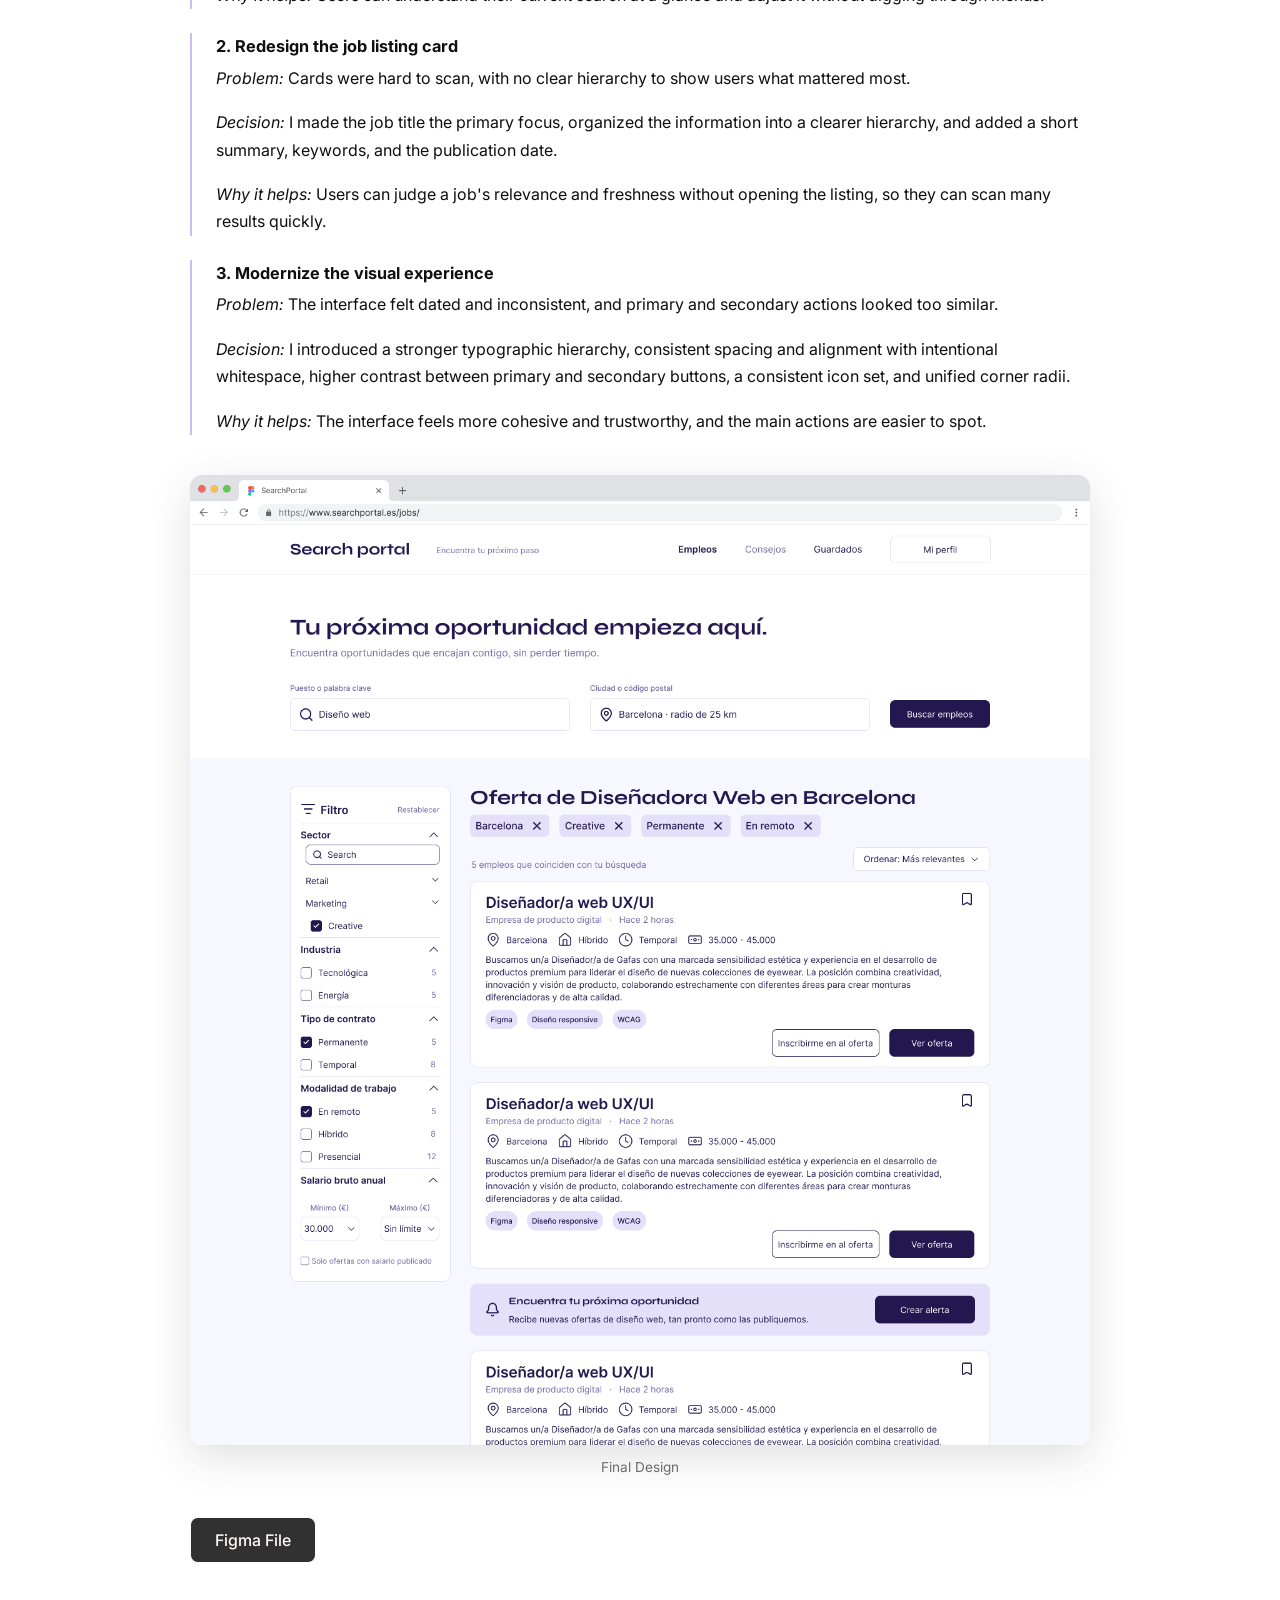
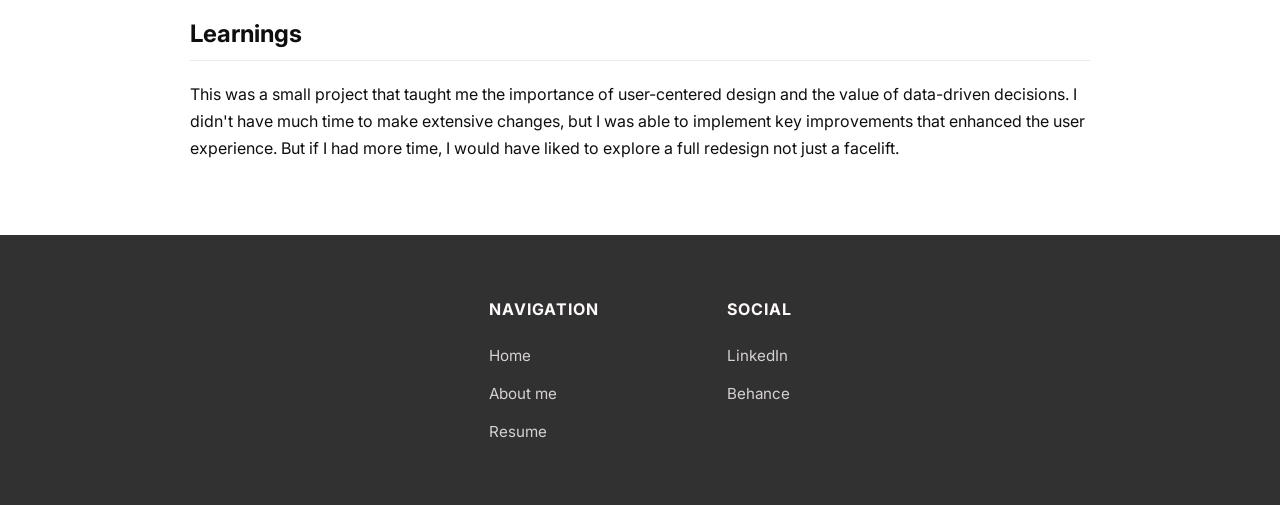
<file: pages/job-portal-redesign.html>
<!DOCTYPE html>
<html lang="en">
<head>
  <meta charset="UTF-8">
  <meta name="viewport" content="width=device-width, initial-scale=1.0">
  <title>Job Portal Redesign — Meritxell Jordan</title>
  <meta name="description" content="Case study: rebuilding a fragmented Adobe XD component library into a scalable, front-end-ready Figma design system.">
  <link rel="stylesheet" href="../styles/case-study.css">
  <link rel="stylesheet" href="../styles/style.css">
  <link rel="preconnect" href="https://fonts.googleapis.com">
  <link rel="preconnect" href="https://fonts.gstatic.com" crossorigin>
  <link href="https://fonts.googleapis.com/css2?family=Inter:ital,opsz,wght@0,14..32,100..900;1,14..32,100..900&family=Krona+One&display=swap" rel="stylesheet">
  <link rel="icon" type="image/svg+xml" href="../media/favicon.svg">
</head>
<body>
  <header>
      <nav class="navbar" aria-label="Main navigation">
          <button class="nav-toggle" type="button" aria-label="Open menu" aria-expanded="false" aria-controls="nav-list">
              <span class="nav-toggle__bar"></span>
              <span class="nav-toggle__bar"></span>
              <span class="nav-toggle__bar"></span>
          </button>
          <ul class="nav-list" id="nav-list">
              <li><a href="../index.html">Meritxell Jordan</a></li>
              <li><a href="../index.html#projects">Projects</a></li>
              <li><a href="aboutme.html">About Me</a></li>
              <li><a href="../media/Jordan_Meritxell_CV_2026.pdf" target="_blank" rel="noopener noreferrer">Resume</a></li>
          </ul>
      </nav>
  </header>

  <section class="case-hero">
    <div class="case-hero__inner">
      <a class="case-hero__back" href="../index.html#projects">← Back to projects</a>
      <h1>Job Portal Redesign</h1>
      <p class="case-hero__subtitle">Redesigning a job portal website. I was asked to improve the user experience, modernize the interface, improve engagement and usability.</p>

      <dl class="case-meta">
        <div class="case-meta__item">
          <dt>Role</dt>
          <dd>Sole designer, end to end</dd>
        </div>
        <div class="case-meta__item">
          <dt>Tools</dt>
          <dd>Figma (Variants, Auto Layout), Atomic Design</dd>
        </div>
        <div class="case-meta__item">
          <dt>Timeline</dt>
          <dd>One week</dd>
        </div>
      </dl>
    </div>
  </section>

  <main class="case-body">

    <section>
      <h2>The problem</h2>
      <p>I was presented with the challenge of redesigning the job portal to improve user experience and modernize the interface. They wanted to attract more candidates and improve the overall user experience.</p>
    </section>

    <section>
      <h2>Goals</h2>
      <ul>
        <li>Simplify job discovery</li>
        <li>Improve job card readability</li>
        <li>Modernise the visual design</li>
        <li>Improve candidate engagement</li>
      </ul>
    </section>

    <section>
      <h2>The current website</h2>
      <p>The current website had an outdated design and user interface. But I wanted to acknowledge what is already working. The page offers a good range of filters, functionalities, like saved jobs and alerts that provides additional value </p>

      <figure class="case-image case-image--wide case-image--shadow">
        <img src="../media/current_website_job.png" alt="Job portal homepage">
        <figcaption class="case-image__caption">Current homepage</figcaption>
      </figure>
    </section>

     <section>
      <h2>Benchmark</h2>
      <p>The benchmarking process involved analyzing competitor websites to identify best practices and design patterns that could be applied to the job portal redesign.</p>

      <h3>What the competitors do well</h3>
        <ul>
          <li><strong>Indeed</strong> makes search the unmistakable starting point and keeps results easy to scan.</li>
          <li><strong>Glassdoor</strong> builds trust by showing company ratings next to the job, so candidates don't have to leave the page.</li>
          <li><strong>LinkedIn</strong> keeps filters visible and easy to adjust, and uses personalisation to surface relevant jobs.</li>
        </ul>

      <h3>Where Michael Page has an opportunity</h3>
        <ul>
          <li>Make search and active filters more visible, so candidates always know what they are looking at.</li>
          <li>Give job cards a clearer hierarchy so they can be scanned quickly.</li>
        </ul>

      <h3>What I took from this</h3>
      <p>I borrowed the visible filter chips and scannable card pattern from Indeed and LinkedIn. I avoided Glassdoor's review-heavy layout, since it doesn't fit a consultancy model.</p>

    </section>

    <section>
      <h2>Moodboard</h2>
      <p>The moodboard was created to explore different visual directions and establish a consistent design language for the redesigned job portal.</p>
      <figure class="case-image case-image--wide case-image--shadow">
        <img src="../media/Moodboard.png" alt="Moodboard for the job portal redesign">
        <figcaption class="case-image__caption">Moodboard</figcaption>
      </figure>
    </section>

    <section>
  <h2>My approach</h2>
  <p>With only one week, I couldn't rethink the whole product. I focused on the three areas that most affect how quickly a candidate finds a relevant job: search and filters, the job card, and the visual layer that ties them together.</p>

  <ul class="case-decisions">
    <li>
      <strong>1. Simplify job discovery</strong>
      <p><em>Problem:</em> The search field was easy to miss, the filters were deeply nested, and users couldn't see which criteria were currently applied.</p>
      <p><em>Decision:</em> I made the search field more prominent, simplified navigation inside the nested filters, and added visible active-filter chips that can be removed with one click.</p>
      <p><em>Why it helps:</em> Users can understand their current search at a glance and adjust it without digging through menus.</p>
    </li>

    <li>
      <strong>2. Redesign the job listing card</strong>
      <p><em>Problem:</em> Cards were hard to scan, with no clear hierarchy to show users what mattered most.</p>
      <p><em>Decision:</em> I made the job title the primary focus, organized the information into a clearer hierarchy, and added a short summary, keywords, and the publication date.</p>
      <p><em>Why it helps:</em> Users can judge a job's relevance and freshness without opening the listing, so they can scan many results quickly.</p>
    </li>

    <li>
      <strong>3. Modernize the visual experience</strong>
      <p><em>Problem:</em> The interface felt dated and inconsistent, and primary and secondary actions looked too similar.</p>
      <p><em>Decision:</em> I introduced a stronger typographic hierarchy, consistent spacing and alignment with intentional whitespace, higher contrast between primary and secondary buttons, a consistent icon set, and unified corner radii.</p>
      <p><em>Why it helps:</em> The interface feels more cohesive and trustworthy, and the main actions are easier to spot.</p>
    </li>
  </ul>

  <figure class="case-image case-image--wide case-image--shadow">
    <img src="../media/final_design_job.png" alt="Job portal homepage after the redesign">
    <figcaption class="case-image__caption">Final Design</figcaption>
  </figure>

  <a href="https://www.figma.com/design/Mwo0yGI1qbPFkqEJ4KYvhF/Search-Portal?node-id=43-1237&t=iiRstoi4yiBy7iNw-1" class="btn" target="_blank" rel="noopener noreferrer">Figma File</a>

</section>

    <section>
      <h2>Learnings</h2>
      <p>This was a small project that taught me the importance of user-centered design and the value of data-driven decisions. I didn't have much time to make extensive changes, but I was able to implement key improvements that enhanced the user experience. But if I had more time, I would have liked to explore a full redesign not just a facelift.</p>
    </section>

  </main>

  <footer id="footer">
    <div class="footer__inner">
        <div class="footer__col">
            <h6>Navigation</h6>
            <a href="../index.html#presentation">Home</a>
            <a href="../pages/aboutme.html">About me</a>
            <a href="../media/Jordan_Meritxell_CV_2026.pdf" target="_blank" rel="noopener noreferrer">Resume</a>
        </div>
        <div class="footer__col">
            <h6>Social</h6>
            <a href="https://www.linkedin.com/in/meritxelljordan/" target="_blank" rel="noopener noreferrer">LinkedIn</a>
            <a href="https://www.behance.net/meritxejordan1" target="_blank" rel="noopener noreferrer">Behance</a>
        </div>
    </div>
</footer>
  <script src="../script.js"></script>

</body>
</html>
</file>
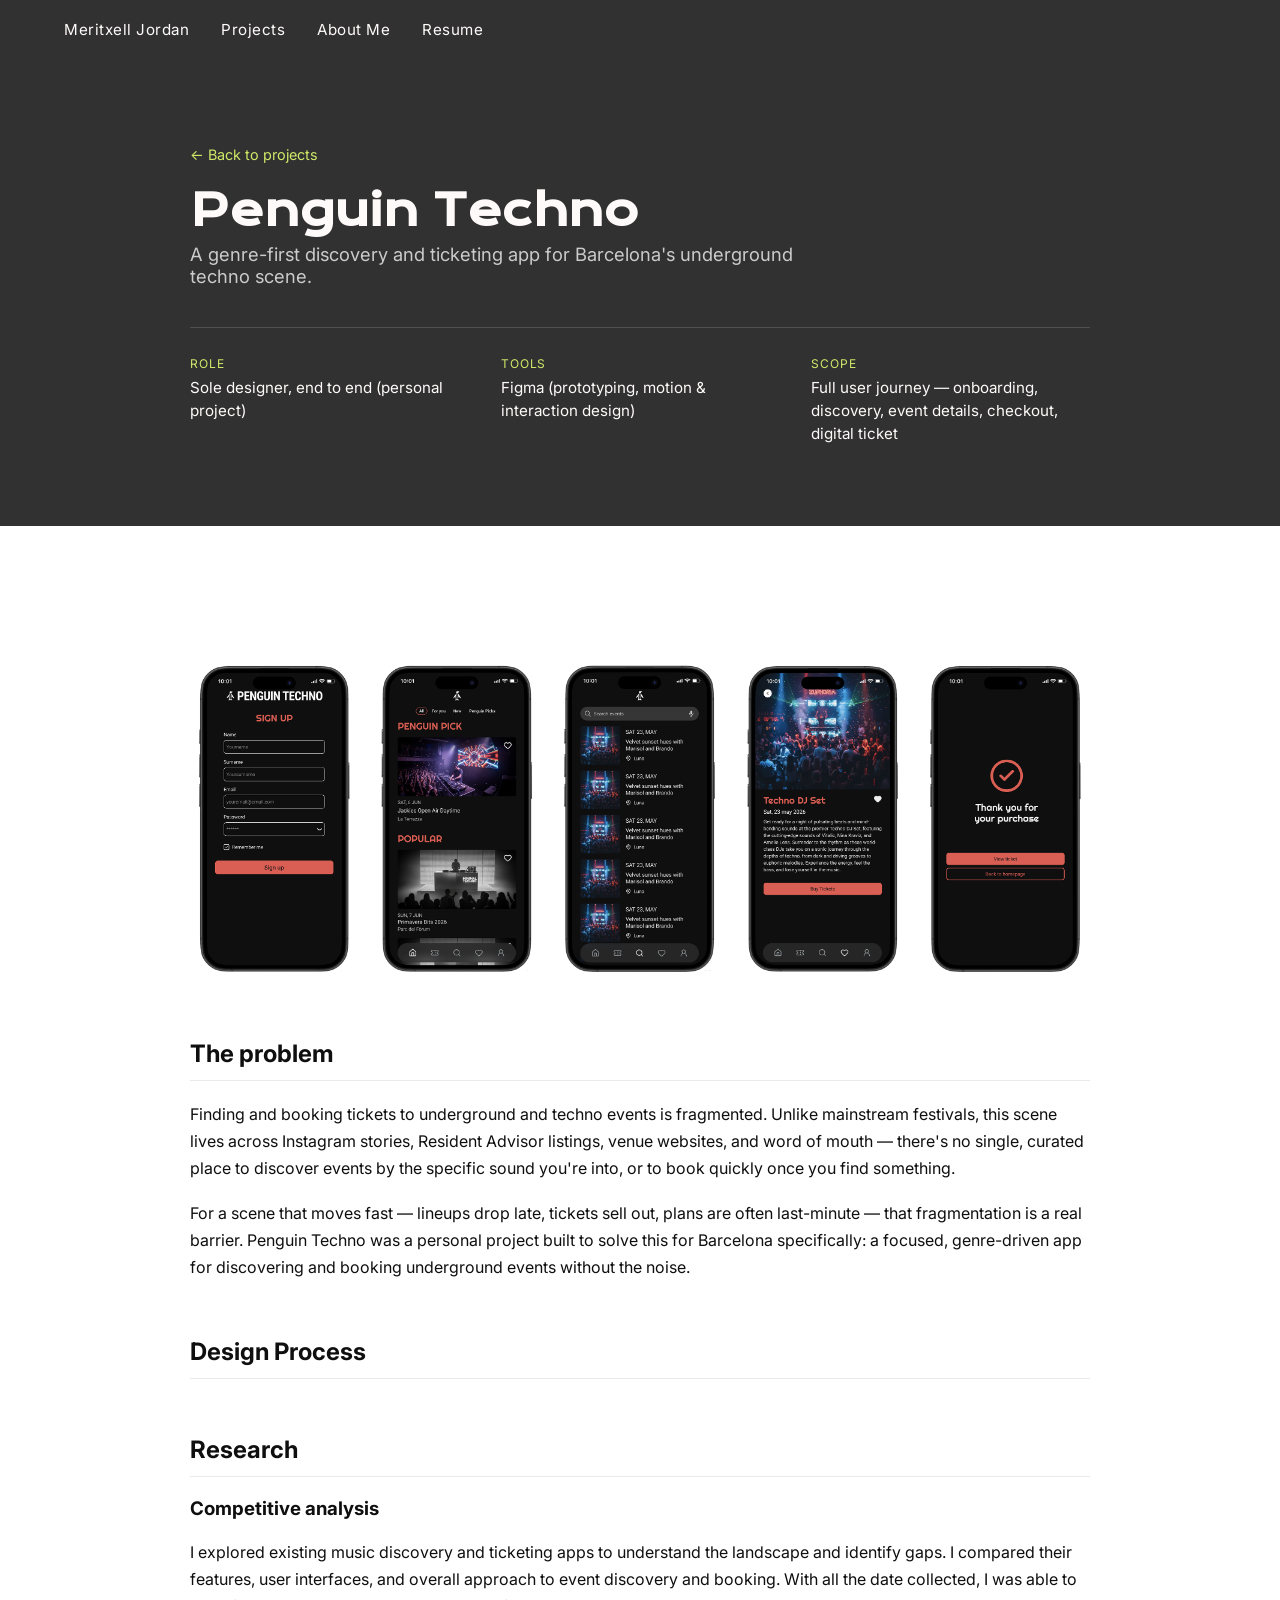
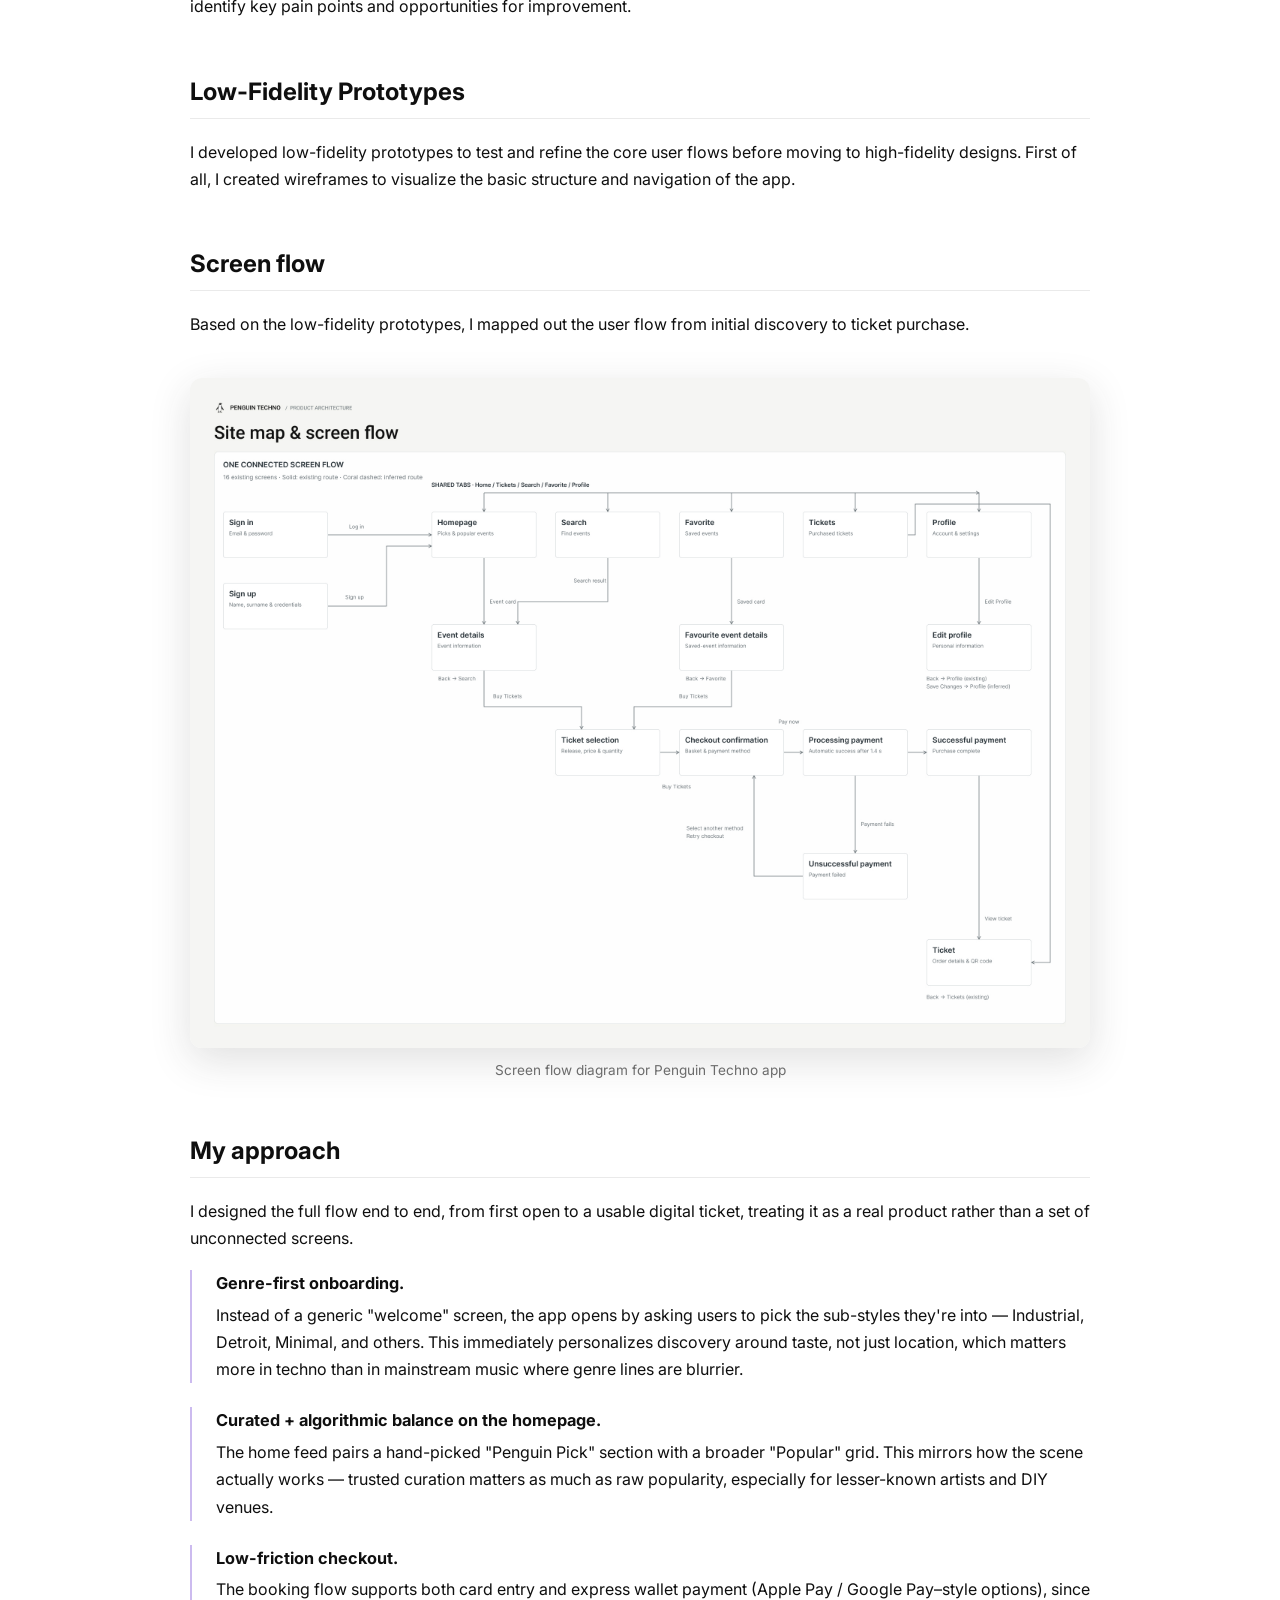
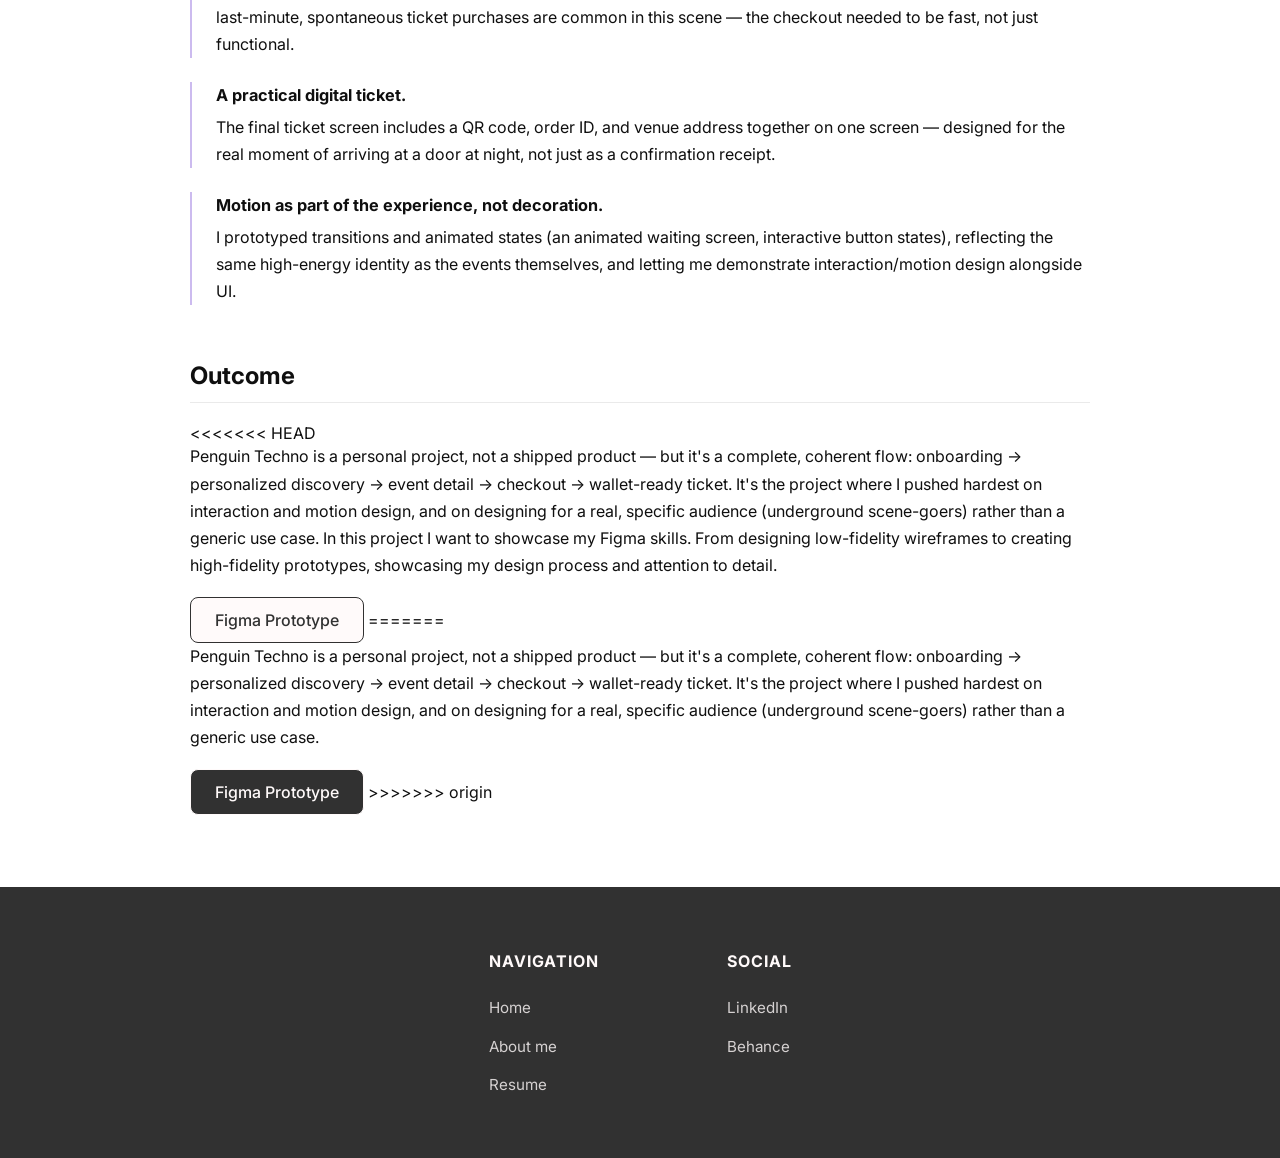
<file: pages/penguin-techno.html>
<!DOCTYPE html>
<html lang="en">
<head>
  <meta charset="UTF-8">
  <meta name="viewport" content="width=device-width, initial-scale=1.0">
  <title>Penguin Techno — Meritxell Jordan</title>
  <meta name="description" content="Case study: a genre-first discovery and ticketing app for Barcelona's underground techno scene.">
 <link rel="stylesheet" href="../styles/case-study.css">
  <link rel="stylesheet" href="../styles/style.css">
  <link rel="preconnect" href="https://fonts.googleapis.com">
  <link rel="preconnect" href="https://fonts.gstatic.com" crossorigin>
  <link href="https://fonts.googleapis.com/css2?family=Inter:ital,opsz,wght@0,14..32,100..900;1,14..32,100..900&family=Krona+One&display=swap" rel="stylesheet">
  <link rel="icon" type="image/svg+xml" href="../media/favicon.svg">
</head>
<body>

<header>
    <nav class="navbar" aria-label="Main navigation">
        <button class="nav-toggle" type="button" aria-label="Open menu" aria-expanded="false" aria-controls="nav-list">
            <span class="nav-toggle__bar"></span>
            <span class="nav-toggle__bar"></span>
            <span class="nav-toggle__bar"></span>
        </button>
        <ul class="nav-list" id="nav-list">
            <li><a href="../index.html">Meritxell Jordan</a></li>
            <li><a href="../index.html#projects">Projects</a></li>
            <li><a href="aboutme.html">About Me</a></li>
            <li><a href="../media/Jordan_Meritxell_CV_2026.pdf" target="_blank" rel="noopener noreferrer">Resume</a></li>
        </ul>
    </nav>
</header>

  <section class="case-hero">
    <div class="case-hero__inner">
      <a class="case-hero__back" href="../index.html#projects">← Back to projects</a>
      <h1>Penguin Techno</h1>
      <p class="case-hero__subtitle">A genre-first discovery and ticketing app for Barcelona's underground techno scene.</p>

      <dl class="case-meta">
        <div class="case-meta__item">
          <dt>Role</dt>
          <dd>Sole designer, end to end (personal project)</dd>
        </div>
        <div class="case-meta__item">
          <dt>Tools</dt>
          <dd>Figma (prototyping, motion &amp; interaction design)</dd>
        </div>
        <div class="case-meta__item">
          <dt>Scope</dt>
          <dd>Full user journey — onboarding, discovery, event details, checkout, digital ticket</dd>
        </div>
      </dl>
    </div>
  </section>

  <main class="case-body">
    <section>
      <figure class="case-image case-image--wide">
        <img src="../media/PenguinTechno_Hero.png" alt="Penguin Techno app homepage">
      </figure>

    <section>
      <h2>The problem</h2>
      <p>Finding and booking tickets to underground and techno events is fragmented. Unlike mainstream festivals, this scene lives across Instagram stories, Resident Advisor listings, venue websites, and word of mouth — there's no single, curated place to discover events by the specific sound you're into, or to book quickly once you find something.</p>
      <p>For a scene that moves fast — lineups drop late, tickets sell out, plans are often last-minute — that fragmentation is a real barrier. Penguin Techno was a personal project built to solve this for Barcelona specifically: a focused, genre-driven app for discovering and booking underground events without the noise.</p>
    </section>

    <section>
      <h2>Design Process</h2>
    </section>

      <section>
      <h2>Research</h2>
      <h3>Competitive analysis</h3>
      <p>I explored existing music discovery and ticketing apps to understand the landscape and identify gaps. I compared their features, user interfaces, and overall approach to event discovery and booking. With all the date collected, I was able to identify key pain points and opportunities for improvement.</p>
    </section>


    <section>
      <h2>Low-Fidelity Prototypes</h2>
      <p>I developed low-fidelity prototypes to test and refine the core user flows before moving to high-fidelity designs. First of all, I created wireframes to visualize the basic structure and navigation of the app.</p>
    </section>

      <section>
      <h2>Screen flow</h2>
      <p>Based on the low-fidelity prototypes, I mapped out the user flow from initial discovery to ticket purchase.</p>
      <figure class="case-image case-image--wide case-image--shadow">
         <img src="../media/Penguin_Techno_UserFlow.jpg" alt="User flow diagram for Penguin Techno app">
        <figcaption class="case-image__caption">Screen flow diagram for Penguin Techno app</figcaption>
      </figure>
    </section>

    

    <section>
      <h2>My approach</h2>
      <p>I designed the full flow end to end, from first open to a usable digital ticket, treating it as a real product rather than a set of unconnected screens.</p>

      <ul class="case-decisions">
        <li>
          <strong>Genre-first onboarding.</strong>
          Instead of a generic "welcome" screen, the app opens by asking users to pick the sub-styles they're into — Industrial, Detroit, Minimal, and others. This immediately personalizes discovery around taste, not just location, which matters more in techno than in mainstream music where genre lines are blurrier.

        </li>
        <li>
          <strong>Curated + algorithmic balance on the homepage.</strong>
          The home feed pairs a hand-picked "Penguin Pick" section with a broader "Popular" grid. This mirrors how the scene actually works — trusted curation matters as much as raw popularity, especially for lesser-known artists and DIY venues.
        </li>
        <li>
          <strong>Low-friction checkout.</strong>
          The booking flow supports both card entry and express wallet payment (Apple Pay / Google Pay–style options), since last-minute, spontaneous ticket purchases are common in this scene — the checkout needed to be fast, not just functional.
        </li>
        <li>
          <strong>A practical digital ticket.</strong>
          The final ticket screen includes a QR code, order ID, and venue address together on one screen — designed for the real moment of arriving at a door at night, not just as a confirmation receipt.
        </li>
        <li>
          <strong>Motion as part of the experience, not decoration.</strong>
          I prototyped transitions and animated states (an animated waiting screen, interactive button states), reflecting the same high-energy identity as the events themselves, and letting me demonstrate interaction/motion design alongside UI.
        </li>
      </ul>
    </section>

    <section>
      <h2>Outcome</h2>
<<<<<<< HEAD
      <p>Penguin Techno is a personal project, not a shipped product — but it's a complete, coherent flow: onboarding → personalized discovery → event detail → checkout → wallet-ready ticket. It's the project where I pushed hardest on interaction and motion design, and on designing for a real, specific audience (underground scene-goers) rather than a generic use case. In this project I want to showcase my Figma skills. From designing low-fidelity wireframes to creating high-fidelity prototypes, showcasing my design process and attention to detail.</p>
      <a href="https://www.figma.com/proto/hIFFKUo53IVWc2BKNrfW49/Figma-Advanced-Course?node-id=160-714&viewport=2091%2C-30%2C0.21&t=CEQsMIcfd7z8urSr-1&scaling=scale-down&content-scaling=fixed&starting-point-node-id=160%3A714&show-proto-sidebar=1&page-id=7%3A5464" class="btn2" target="_blank" rel="noopener noreferrer">Figma Prototype</a>
=======
      <p>Penguin Techno is a personal project, not a shipped product — but it's a complete, coherent flow: onboarding → personalized discovery → event detail → checkout → wallet-ready ticket. It's the project where I pushed hardest on interaction and motion design, and on designing for a real, specific audience (underground scene-goers) rather than a generic use case.</p>
      <a href="https://www.figma.com/proto/hIFFKUo53IVWc2BKNrfW49/Figma-Advanced-Course?node-id=160-714&viewport=2091%2C-30%2C0.21&t=CEQsMIcfd7z8urSr-1&scaling=scale-down&content-scaling=fixed&starting-point-node-id=160%3A714&show-proto-sidebar=1&page-id=7%3A5464" class="btn" target="_blank" rel="noopener noreferrer">Figma Prototype</a>
>>>>>>> origin

    </section>

  </main>

  <footer id="footer">
    <div class="footer__inner">
        <div class="footer__col">
            <h6>Navigation</h6>
            <a href="../index.html#presentation">Home</a>
            <a href="../pages/aboutme.html">About me</a>
            <a href="../media/Jordan_Meritxell_CV_2026.pdf" target="_blank" rel="noopener noreferrer">Resume</a>
        </div>
        <div class="footer__col">
            <h6>Social</h6>
            <a href="https://www.linkedin.com/in/meritxelljordan/" target="_blank" rel="noopener noreferrer">LinkedIn</a>
            <a href="https://www.behance.net/meritxejordan1" target="_blank" rel="noopener noreferrer">Behance</a>
        </div>
    </div>
</footer>
  <script src="../script.js"></script>

</body>
</html>
</file>
<file: styles/style.css>
/*VARIABLES*/
html, body {
  margin: 0;
  padding: 0;
  scroll-behavior: smooth;
  font-family: "Inter", sans-serif;
}

h1 {
  font-family: "Krona One", sans-serif;
  font-size: 2.5rem;
  margin-bottom: 1.5rem;
}

.h2_project {
  font-family: "Krona One", sans-serif;
  font-size: 2rem;
  margin-bottom: 1.5rem;
  text-align: center;
}

.section__dark {
  background-color: #313131;
  color: #FFFAFA;
  text-align: left;
}
.section__dark .section__content {
  display: flex;
  justify-content: center;
  align-items: center;
  flex-direction: row;
}

.section {
  padding: 6rem 0;
}
.section__inner {
  width: 100%;
  max-width: 1200px;
  margin: 0 auto;
}
.section__content {
  display: grid;
  grid-template-columns: 1fr 1fr;
  gap: 4rem;
  align-items: center;
}
.section__image img {
  width: 100%;
  border-radius: 12px;
  margin-bottom: 4.2rem;
}
.section__text h2 {
  margin-top: 0;
  font-size: 1.4rem;
}
.section__text p {
  line-height: 1.6;
}

.hero__link {
  display: inline-flex;
  align-items: center;
  gap: 0.5rem;
  margin-top: 0.5rem;
  padding-bottom: 0.2rem;
  color: #d0e969;
  font-weight: 600;
  text-decoration: none;
  border-bottom: 2px solid transparent;
  transition: border-color 0.2s, color 0.2s;
}
.hero__link-arrow {
  display: inline-block;
  transition: transform 0.2s;
}
.hero__link:hover, .hero__link:focus-visible {
  color: #FFFAFA;
  border-bottom-color: #d0e969;
}
.hero__link:hover .hero__link-arrow, .hero__link:focus-visible .hero__link-arrow {
  transform: translateX(6px);
}

.scroll-down {
  display: flex;
  align-items: center;
  justify-content: center;
  width: 3rem;
  height: 3rem;
  margin: 1rem 0 0;
  border: 2px solid #d0e969;
  border-radius: 50%;
  color: #d0e969;
  text-decoration: none;
  animation: bounce 2s ease-in-out infinite;
  transition: background-color 0.2s, color 0.2s;
}
.scroll-down:hover, .scroll-down:focus-visible {
  background-color: #d0e969;
  color: #313131;
}

@keyframes bounce {
  0%, 100% {
    transform: translateY(0);
  }
  50% {
    transform: translateY(10px);
  }
}
@media (prefers-reduced-motion: reduce) {
  .scroll-down {
    animation: none;
  }
}
.navbar {
  background-color: #313131;
  padding: 1.2rem 3rem;
  position: fixed;
  top: 0;
  z-index: 1000;
  width: 100%;
  box-sizing: border-box;
}
.navbar .nav-list {
  list-style: none;
  display: flex;
  align-items: center;
  margin: 0;
  padding: 0;
}
.navbar a {
  text-decoration: none;
  color: #FFFAFA;
  font-size: 0.95rem;
  letter-spacing: 0.5px;
  padding: 0.5rem 1rem;
  position: relative;
}
.navbar a:hover {
  color: #d0e969;
}
.navbar .nav-toggle {
  display: none;
}

.skills-grid {
  display: grid;
  grid-template-columns: 1fr 1fr;
  gap: 2rem;
  margin-top: 1.5rem;
}

.projects {
  width: 85%;
  max-width: 1200px;
  margin: 0 auto;
  display: flex;
  flex-direction: column;
  gap: 4rem;
}

.project {
  display: grid;
  grid-template-columns: 1fr 1fr;
  gap: 4rem;
  align-items: center;
}
.project__image img {
  width: 100%;
  border-radius: 12px;
}
.project__content h3 {
  margin-top: 0;
  font-size: 1.6rem;
}
.project__content p {
  line-height: 1.6;
  margin-bottom: 1rem;
}
.project__tags {
  margin-bottom: 1.5rem;
}
.project__tags span {
  display: inline-block;
  color: #0f0f0f;
  background-color: #ccbbef;
  padding: 0.4rem 0.8rem;
  border-radius: 20px;
  font-size: 0.8rem;
  margin-right: 0.5rem;
}
.project__link {
  text-decoration: none;
  font-weight: 500;
  color: #d0e969;
}
.project__link:hover {
  text-decoration: underline;
}

.project_image {
  width: 100%;
  height: 300px;
  display: block;
}

.section__projects {
  text-align: center;
}

.project_image img {
  max-height: 15rem;
}

.projects__intro {
  background-color: #313131;
  color: white;
  padding: 4rem 0;
  width: 100%;
  text-align: center;
}

.btn {
  display: inline-block;
  padding: 0.75rem 1.5rem;
  border: 1px solid #FFFAFA;
  background-color: #313131;
  color: #FFFAFA;
  text-decoration: none;
  border-radius: 8px;
  font-weight: 500;
}

.btn:hover {
  background-color: #d0e969;
  color: #313131;
  border: 1px solid #313131;
}

.btn2 {
  display: inline-block;
  padding: 0.75rem 1.5rem;
  background-color: #FFFAFA;
  color: #313131;
  border: 1px solid #313131;
  text-decoration: none;
  border-radius: 8px;
  font-weight: 500;
}

.btn2:hover {
  border: 1px solid #313131;
  background-color: #d0e969;
  color: #313131;
}

/*FOOTER*/
footer {
  background-color: #313131;
  color: #FFFAFA;
  padding: 4rem 3rem;
}
footer .footer__inner {
  display: flex;
  justify-content: center;
  align-items: flex-start;
  gap: 8rem;
  max-width: 1200px;
  margin: 0 auto;
}
footer .footer__col {
  display: flex;
  flex-direction: column;
  gap: 1.2rem;
  text-align: left;
}
footer h6 {
  margin: 0 0 0.5rem;
  font-size: 1rem;
  font-weight: 700;
  text-transform: uppercase;
  letter-spacing: 1px;
  color: #FFFAFA;
}
footer a {
  color: #FFFAFA;
  text-decoration: none;
  font-size: 0.95rem;
  opacity: 0.8;
  transition: color 0.2s, opacity 0.2s;
}
footer a:hover {
  color: #d0e969;
  opacity: 1;
}

/* MEDIA QUERIES */
@media (max-width: 1023px) {
  .section {
    padding: 4rem 0;
  }
  .section__content {
    grid-template-columns: 1fr;
  }
  .navbar {
    padding: 1rem 1.5rem;
  }
  .projects {
    gap: 4rem;
  }
  .project {
    grid-template-columns: 1fr;
    gap: 2rem;
  }
  footer {
    padding: 3rem 1.5rem;
  }
  footer .footer__inner {
    gap: 5rem;
  }
}
@media (max-width: 767px) {
  .section {
    padding: 3rem 0;
  }
  .section__inner {
    width: 90%;
  }
  .section__content {
    grid-template-columns: 1fr;
  }
  .section__image img {
    margin-bottom: 0;
  }
  .section__dark .section__content {
    flex-direction: column;
    align-items: stretch;
    gap: 2rem;
  }
  .navbar {
    padding: 0.75rem 1rem;
  }
  .navbar a {
    font-size: 0.9rem;
  }
  .projects {
    width: 90%;
    margin: 0 auto;
    gap: 3rem;
  }
  .project {
    grid-template-columns: 1fr;
    gap: 2rem;
  }
  .icon {
    padding: 0.75rem;
    min-width: 36px;
    min-height: 36px;
    display: inline-flex;
    align-items: center;
    justify-content: center;
  }
  footer {
    padding: 2.5rem 1rem;
  }
  footer .footer__inner {
    gap: 3rem;
  }
}
@media (max-width: 460px) {
  .navbar {
    padding: 0 1rem;
  }
  .navbar .nav-toggle {
    display: flex;
    flex-direction: column;
    align-items: center;
    justify-content: center;
    gap: 6px;
    position: absolute;
    z-index: 1;
    top: 0;
    right: 0;
    width: 3.5rem;
    height: 3.5rem;
    padding: 0;
    background: none;
    border: 0;
    color: #FFFAFA;
    cursor: pointer;
    touch-action: manipulation;
    -webkit-tap-highlight-color: transparent;
  }
  .navbar .nav-toggle:hover {
    color: #d0e969;
  }
  .navbar .nav-toggle:focus-visible {
    outline: 2px solid #d0e969;
    outline-offset: 2px;
    border-radius: 8px;
  }
  .navbar .nav-toggle__bar {
    display: block;
    width: 1.75rem;
    height: 2px;
    background-color: currentColor;
    border-radius: 2px;
    transition: transform 0.25s, opacity 0.2s;
  }
  .navbar .nav-toggle[aria-expanded=true] .nav-toggle__bar:nth-child(1) {
    transform: translateY(8px) rotate(45deg);
  }
  .navbar .nav-toggle[aria-expanded=true] .nav-toggle__bar:nth-child(2) {
    opacity: 0;
  }
  .navbar .nav-toggle[aria-expanded=true] .nav-toggle__bar:nth-child(3) {
    transform: translateY(-8px) rotate(-45deg);
  }
  .navbar .nav-list {
    flex-direction: column;
    align-items: stretch;
  }
  .navbar .nav-list li:not(:first-child) {
    display: none;
  }
  .navbar .nav-list.is-open li:not(:first-child) {
    display: block;
  }
  .navbar .nav-list a {
    display: flex;
    align-items: center;
    min-height: 3rem;
    padding: 0;
    font-size: 1rem;
  }
  .navbar .nav-list li:first-child a {
    min-height: 3.5rem;
    padding-right: 3.5rem;
    font-weight: 600;
  }
  .navbar .nav-list li:not(:first-child) a {
    border-top: 1px solid rgba(255, 250, 250, 0.12);
  }
}
@media (max-width: 460px) and (prefers-reduced-motion: reduce) {
  .navbar .nav-toggle__bar {
    transition: none;
  }
}/*# sourceMappingURL=style.css.map */
</file>
<file: styles/aboutme.css>
/*VARIABLES (same as style.scss)*/
/* ABOUT ME PAGE */
.about {
  padding-top: 9rem;
  min-height: 100vh;
  box-sizing: border-box;
  display: flex;
  align-items: center;
}
.about .section__inner {
  width: 85%;
}
.about__header {
  margin-bottom: 2rem;
}
.about__header h1 {
  color: #FFFAFA;
  margin-bottom: 1rem;
}
.about__header h2 {
  display: inline-block;
  margin: 0;
  font-size: 1.4rem;
  padding: 0.4rem 1rem;
  color: #0f0f0f;
  background-color: #d0e969;
  border-radius: 20px;
}
.about .section__content {
  align-items: center;
}
.about__text p {
  margin: 0;
  font-size: 1.1rem;
  line-height: 1.7;
  max-width: 32rem;
}
.about__cv {
  display: inline-block;
  margin-top: 1.5rem;
  padding: 0.6rem 1.4rem;
  font-weight: 700;
  color: #0f0f0f;
  background-color: #d0e969;
  border-radius: 20px;
  text-decoration: none;
  transition: background-color 0.2s ease;
}
.about__cv:hover, .about__cv:focus-visible {
  background-color: #ccbbef;
}
.about__socials {
  display: flex;
  gap: 1.25rem;
  margin: 1.5rem 0 0;
  padding: 0;
  list-style: none;
}
.about__socials a {
  display: inline-flex;
  color: #FFFAFA;
  transition: color 0.2s ease, transform 0.2s ease;
}
.about__socials a:hover, .about__socials a:focus-visible {
  color: #d0e969;
  transform: translateY(-2px);
}
.about__image {
  margin: 0;
}
.about__image img {
  display: block;
  width: 100%;
  max-width: 26rem;
  margin: 0 auto;
  aspect-ratio: 1/1;
  -o-object-fit: cover;
     object-fit: cover;
  border-radius: 12px;
  border: 4px solid #ccbbef;
}

/* MEDIA QUERIES */
@media (max-width: 1023px) {
  .about {
    padding-top: 7rem;
    min-height: auto;
  }
}
@media (max-width: 767px) {
  .about {
    padding-top: 6rem;
  }
  .about .section__inner {
    width: 90%;
  }
  .about__header h1 {
    font-size: 2rem;
  }
  .about__image img {
    max-width: 100%;
  }
}/*# sourceMappingURL=aboutme.css.map */
</file>
<file: styles/case-study.css>
html, body {
  margin: 0;
  padding: 0;
  scroll-behavior: smooth;
  font-family: "Inter", sans-serif;
  color: #0f0f0f;
}

/* CASE STUDY HERO */
.case-hero {
  background-color: #313131;
  color: #FFFAFA;
  padding: 9rem 0 4rem;
  text-align: left;
}
.case-hero__inner {
  width: 85%;
  max-width: 900px;
  margin: 0 auto;
}
.case-hero__back {
  display: inline-block;
  color: #d0e969;
  text-decoration: none;
  font-size: 0.9rem;
  margin-bottom: 1.5rem;
}
.case-hero__back:hover {
  text-decoration: underline;
}
.case-hero h1 {
  font-size: 2.6rem;
  margin: 0 0 0.5rem;
  line-height: 1.15;
}
.case-hero__subtitle {
  font-size: 1.15rem;
  color: rgba(255, 255, 255, 0.75);
  margin: 0 0 2.5rem;
  max-width: 640px;
}

/* META ROW: Role / Tools / Scope */
.case-meta {
  display: grid;
  grid-template-columns: repeat(3, 1fr);
  gap: 2rem;
  border-top: 1px solid rgba(255, 255, 255, 0.15);
  padding-top: 1.75rem;
}
.case-meta__item dt {
  font-size: 0.75rem;
  text-transform: uppercase;
  letter-spacing: 0.08em;
  color: #d0e969;
  margin: 0 0 0.4rem;
}
.case-meta__item dd {
  margin: 0;
  font-size: 0.95rem;
  line-height: 1.5;
  color: #FFFAFA;
}

/* BODY CONTENT */
.case-body {
  width: 85%;
  max-width: 900px;
  margin: 0 auto;
  padding: 4.5rem 0;
}
.case-body section {
  margin-bottom: 3.5rem;
}
.case-body section:last-child {
  margin-bottom: 0;
}
.case-body h2 {
  font-size: 1.5rem;
  margin: 0 0 1.25rem;
  padding-bottom: 0.75rem;
  border-bottom: 1px solid #eaeaea;
}
.case-body p {
  line-height: 1.7;
  color: #0f0f0f;
  margin: 0 0 1.1rem;
}
.case-body p:last-child {
  margin-bottom: 0;
}

/* KEY DECISIONS LIST */
.case-decisions {
  list-style: none;
  margin: 0;
  padding: 0;
  display: flex;
  flex-direction: column;
  gap: 1.5rem;
}
.case-decisions li {
  padding-left: 1.5rem;
  border-left: 2px solid #ccbbef;
  line-height: 1.7;
}
.case-decisions li strong {
  display: block;
  margin-bottom: 0.25rem;
  font-size: 1.02rem;
}

/* REFLECTION / "WHAT I'D DO DIFFERENTLY" CALLOUT */
.case-reflection {
  background: #f7f9fc;
  border-radius: 12px;
  padding: 2rem;
}
.case-reflection h2 {
  border-bottom: none;
  padding-bottom: 0;
}

/* CASE STUDY IMAGES
   Usage: <figure class="case-image case-image--shadow">
   Modifiers can be combined freely. */
.case-image {
  box-sizing: border-box;
  margin: 2.5rem 0;
  width: 100%;
}
.case-image img,
.case-image video {
  display: block;
  width: 100%;
  height: auto;
  border-radius: 12px;
}
.case-image__caption {
  margin-top: 0.75rem;
  font-size: 0.85rem;
  line-height: 1.5;
  color: rgba(15, 15, 15, 0.6);
  text-align: center;
}
.case-image {
  /* Width: always the text column (900px), unless --narrow */
}
.case-image--narrow {
  max-width: 480px;
  margin-left: auto;
  margin-right: auto;
}
.case-image {
  /* Style */
}
.case-image--bordered img {
  border: 1px solid #eaeaea;
}
.case-image--shadow img {
  box-shadow: 0 12px 40px rgba(49, 49, 49, 0.15);
}
.case-image--square img {
  border-radius: 0;
}
.case-image--bg {
  background: #eaeaea;
  padding: 2rem;
  border-radius: 12px;
}
.case-image--bg img {
  border-radius: 8px;
}
.case-image--accent {
  background: rgba(204, 187, 239, 0.35);
  padding: 2rem;
  border-radius: 12px;
}
.case-image--accent img {
  border-radius: 8px;
}
.case-image {
  /* Aspect ratio (crops with object-fit) */
}
.case-image--16x9 img {
  aspect-ratio: 16/9;
  -o-object-fit: cover;
     object-fit: cover;
}
.case-image--4x3 img {
  aspect-ratio: 4/3;
  -o-object-fit: cover;
     object-fit: cover;
}
.case-image--1x1 img {
  aspect-ratio: 1/1;
  -o-object-fit: cover;
     object-fit: cover;
}

/* Side-by-side images */
.case-image-grid {
  display: grid;
  gap: 1.5rem;
  margin: 2.5rem 0;
}
.case-image-grid .case-image {
  margin: 0;
}
.case-image-grid--2 {
  grid-template-columns: repeat(2, 1fr);
}
.case-image-grid--3 {
  grid-template-columns: repeat(3, 1fr);
}

/* MEDIA QUERIES */
@media (max-width: 1023px) {
  .case-hero {
    padding: 7rem 0 3rem;
  }
  .case-hero h1 {
    font-size: 2.1rem;
  }
  .case-meta {
    grid-template-columns: 1fr 1fr;
  }
  .case-image-grid--3 {
    grid-template-columns: 1fr 1fr;
  }
}
@media (max-width: 767px) {
  .case-hero__inner,
  .case-body {
    width: 90%;
  }
  .case-hero h1 {
    font-size: 1.7rem;
  }
  .case-meta {
    grid-template-columns: 1fr;
    gap: 1.25rem;
  }
  .case-body {
    padding: 3rem 0;
  }
  .case-body h2 {
    font-size: 1.25rem;
  }
  .case-reflection {
    padding: 1.5rem;
  }
  .case-image {
    margin: 2rem 0;
  }
  .case-image--bg, .case-image--accent {
    padding: 1rem;
  }
  .case-image-grid--2,
  .case-image-grid--3 {
    grid-template-columns: 1fr;
  }
}/*# sourceMappingURL=case-study.css.map */
</file>
